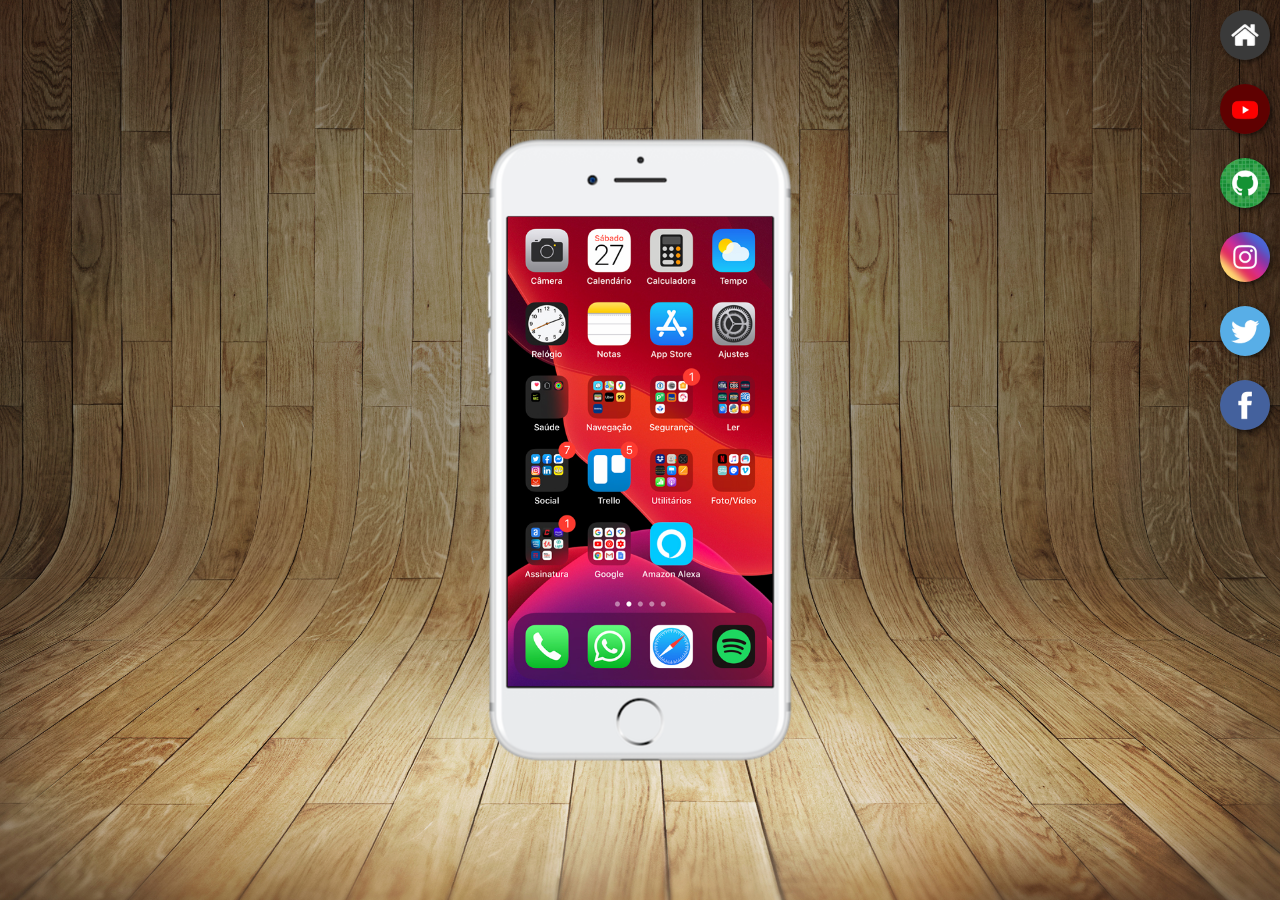
<file: index.html>
<!DOCTYPE html>
<html lang="pt-br">
<head>
    <meta charset="UTF-8">
    <meta http-equiv="X-UA-Compatible" content="IE=edge">
    <meta name="viewport" content="width=device-width, initial-scale=1.0">
    <link rel="shortcut icon" href="imagens/favicon.ico" type="image/x-icon">
    <link rel="stylesheet" href="estilo/style.css">
    <title>Projeto Redes Sociais</title>
</head>
<body>
    <main>
        <section id="telefone"> 
            <iframe src="home.html" name="tela" id="tela" frameborder="0"></iframe>
        </section>
        <section id="redes-sociais">
            <a href="home.html" target="tela"><img src="imagens/logo-home.jpg" alt="Home"></a><br>
            <a href="youtube.html" target="tela"><img src="imagens/logo-youtube.jpg" alt="Youtube"></a><br>
            <a href="github.html" target="tela"><img src="imagens/logo-github.jpg" alt="Github"></a><br>
            <a href="instagram.html" target="tela"><img src="imagens/logo-instagram.jpg" alt="Instagram"></a><br>
            <a href="twitter.html" target="tela"><img src="imagens/logo-twitter.jpg" alt="Twitter"></a><br>
            <a href="facebook.html" target="tela"><img src="imagens/logo-facebook.jpg" alt="Facebook"></a>
        </section>
    </main>
</body>
</html>
</file>
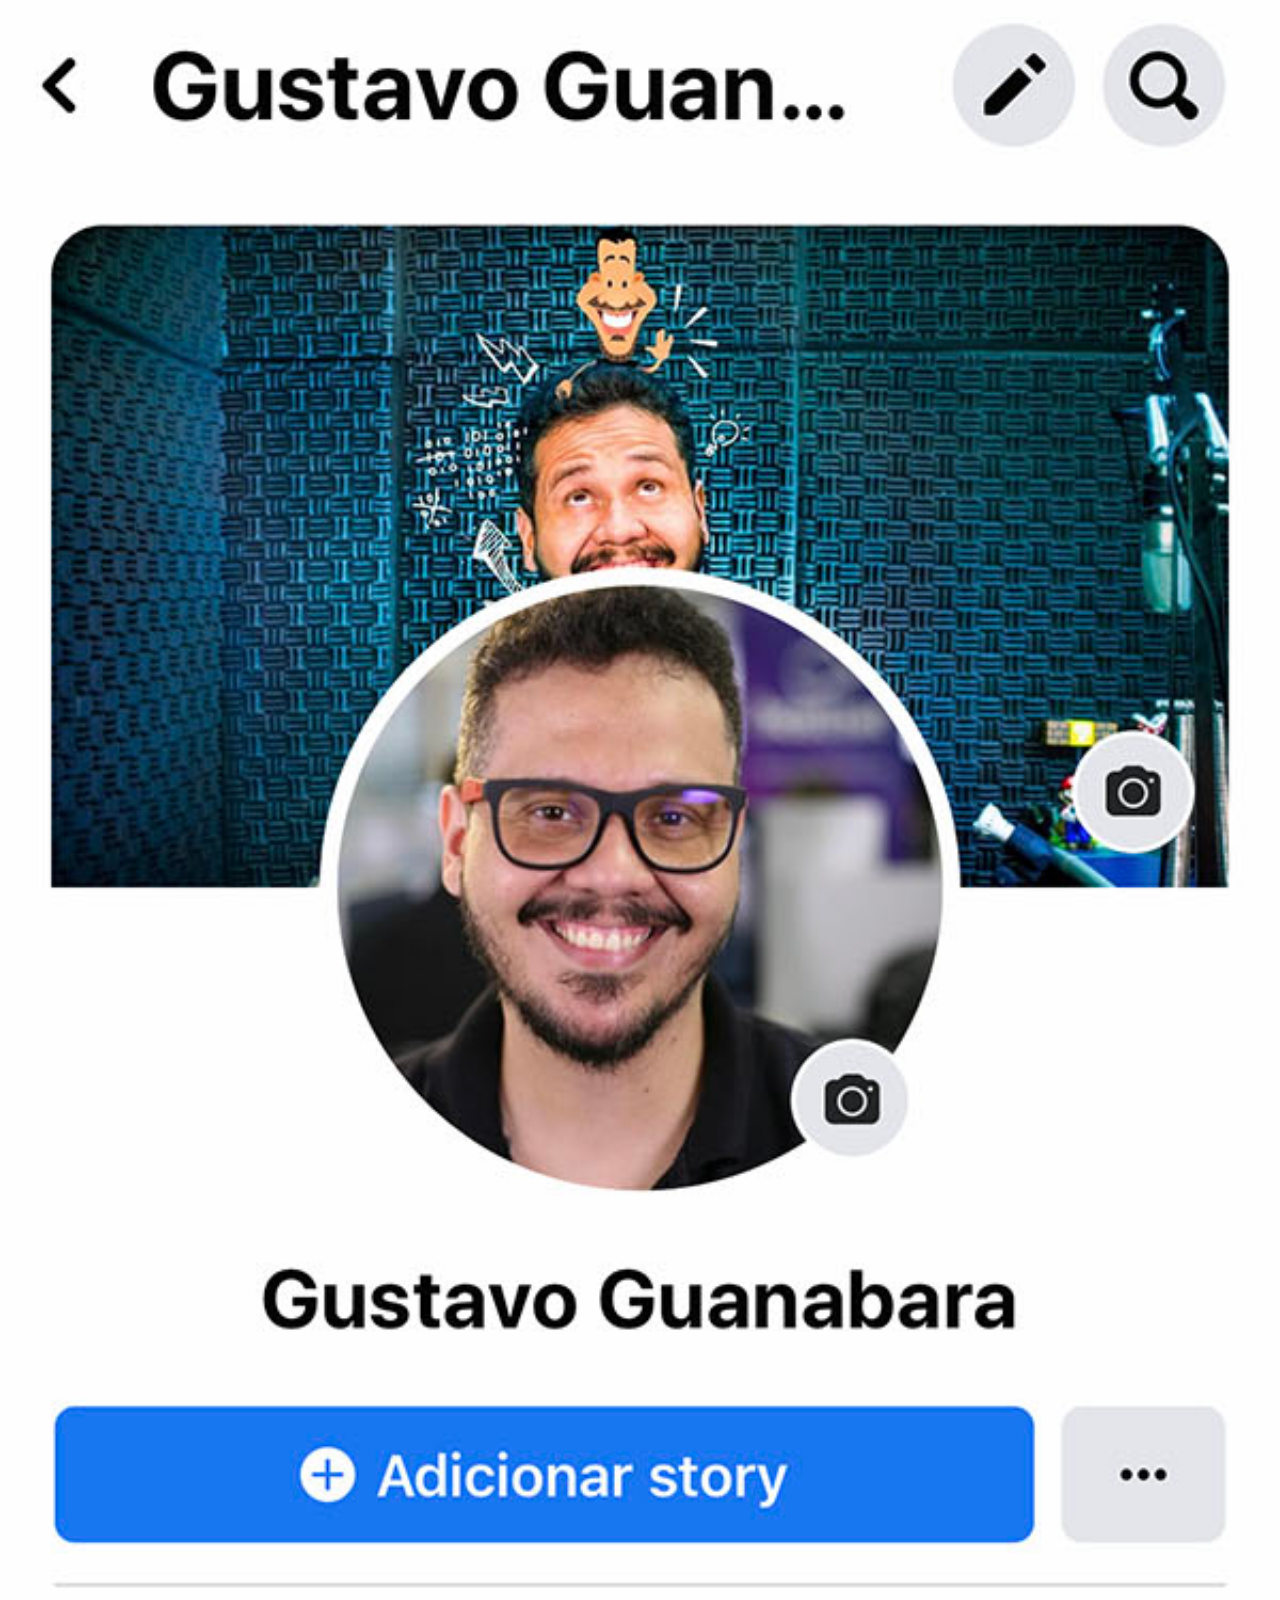
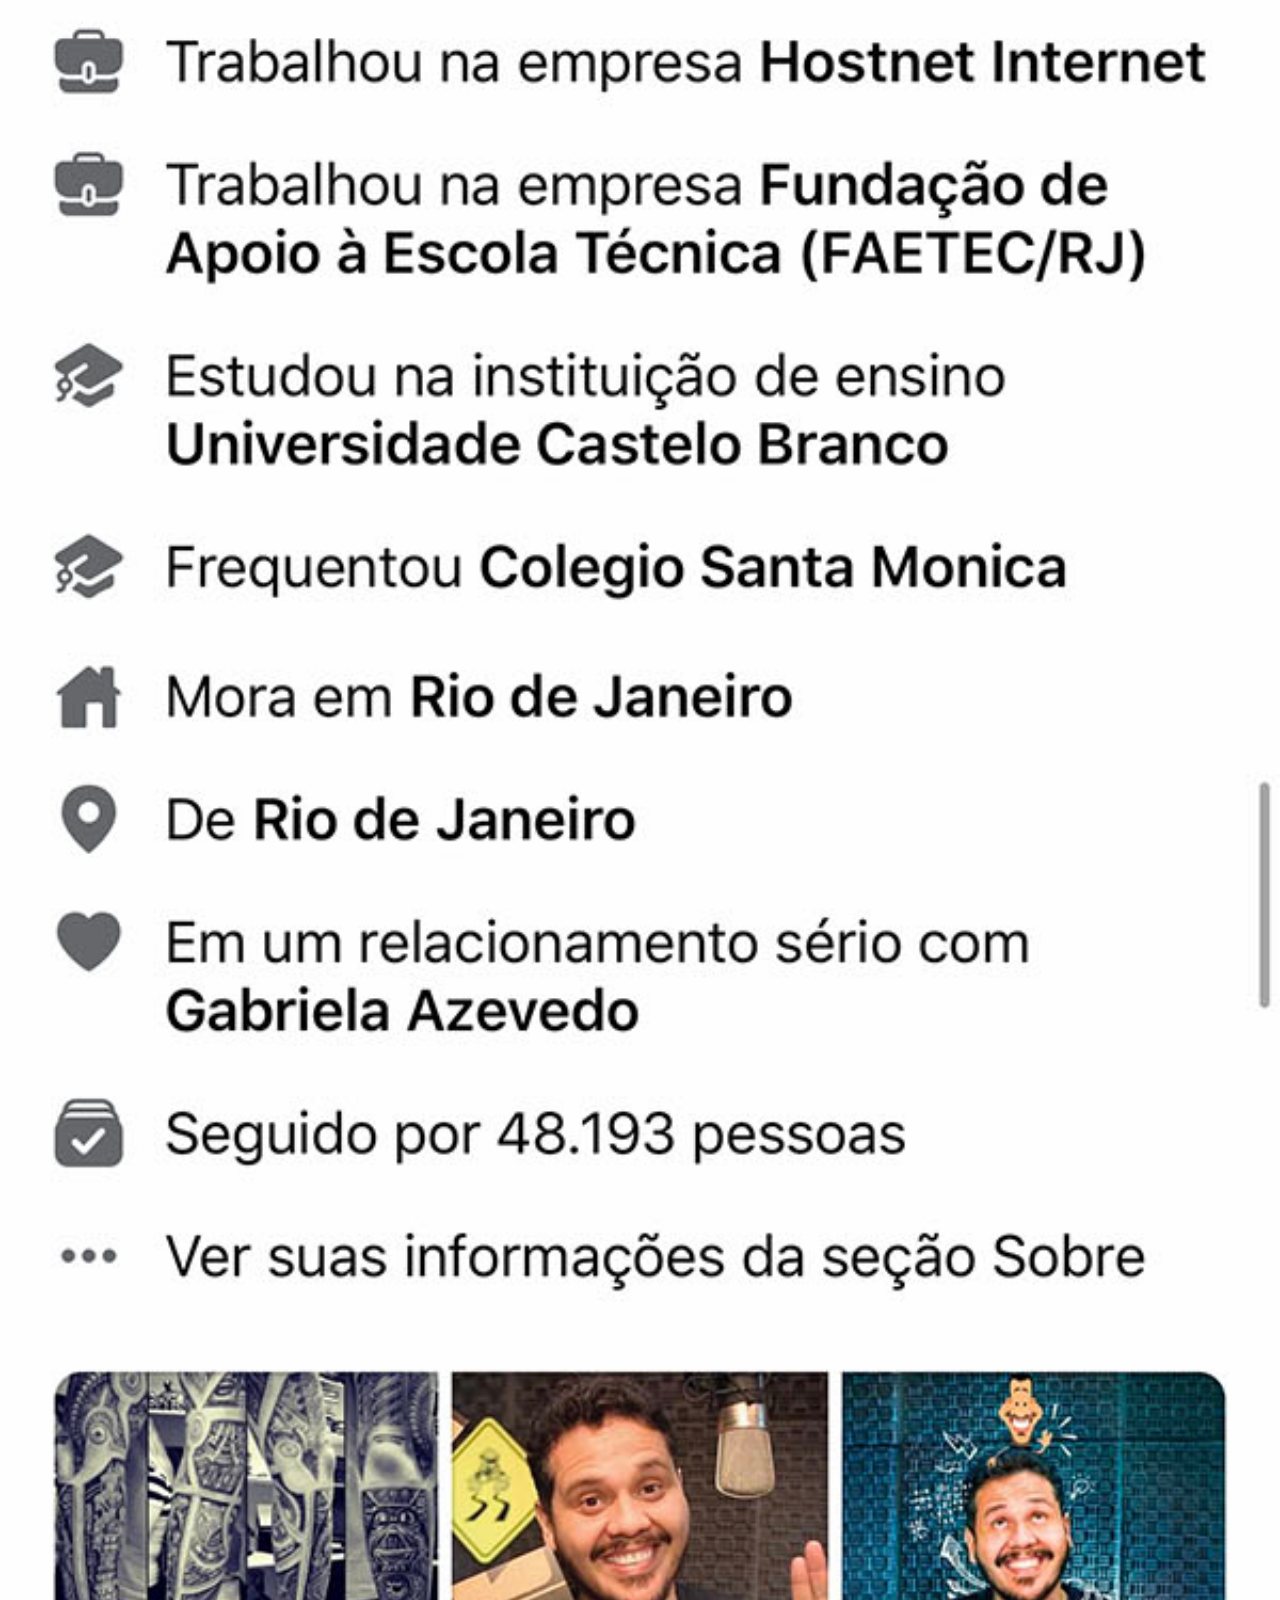
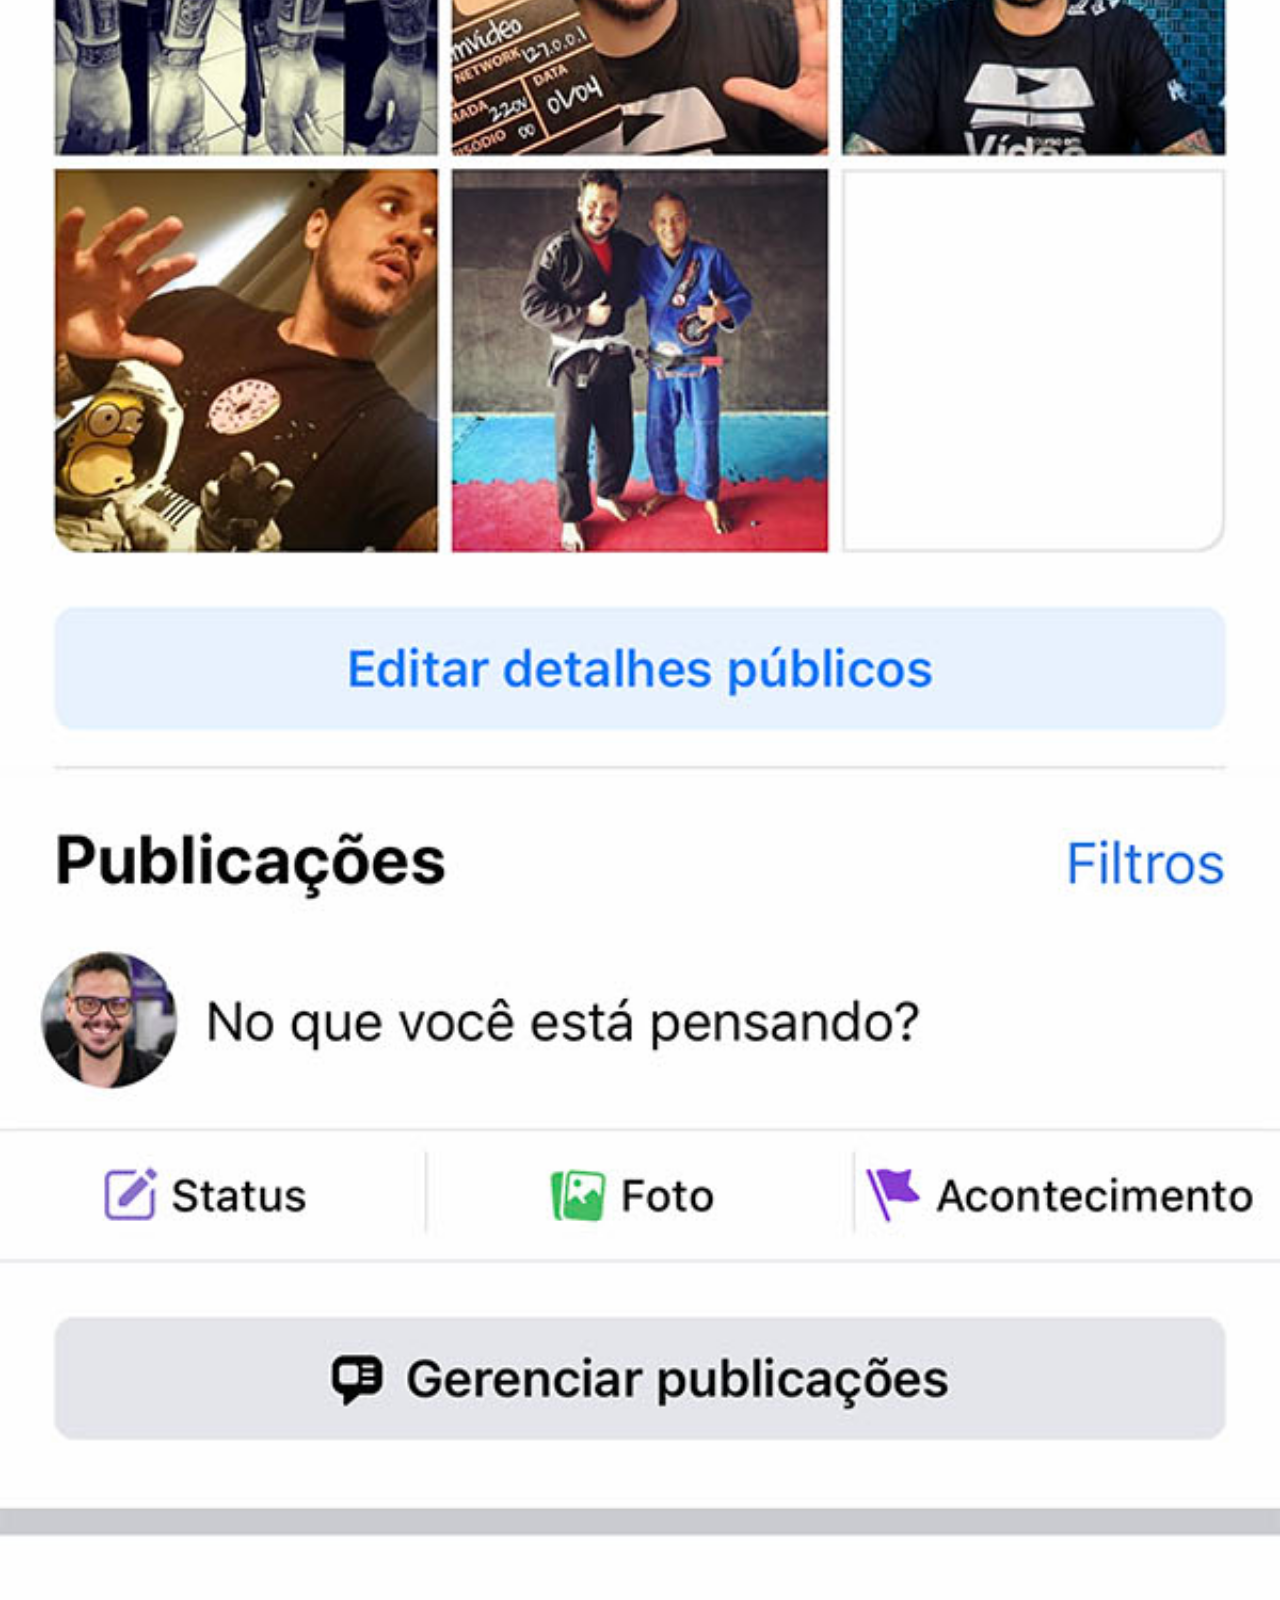
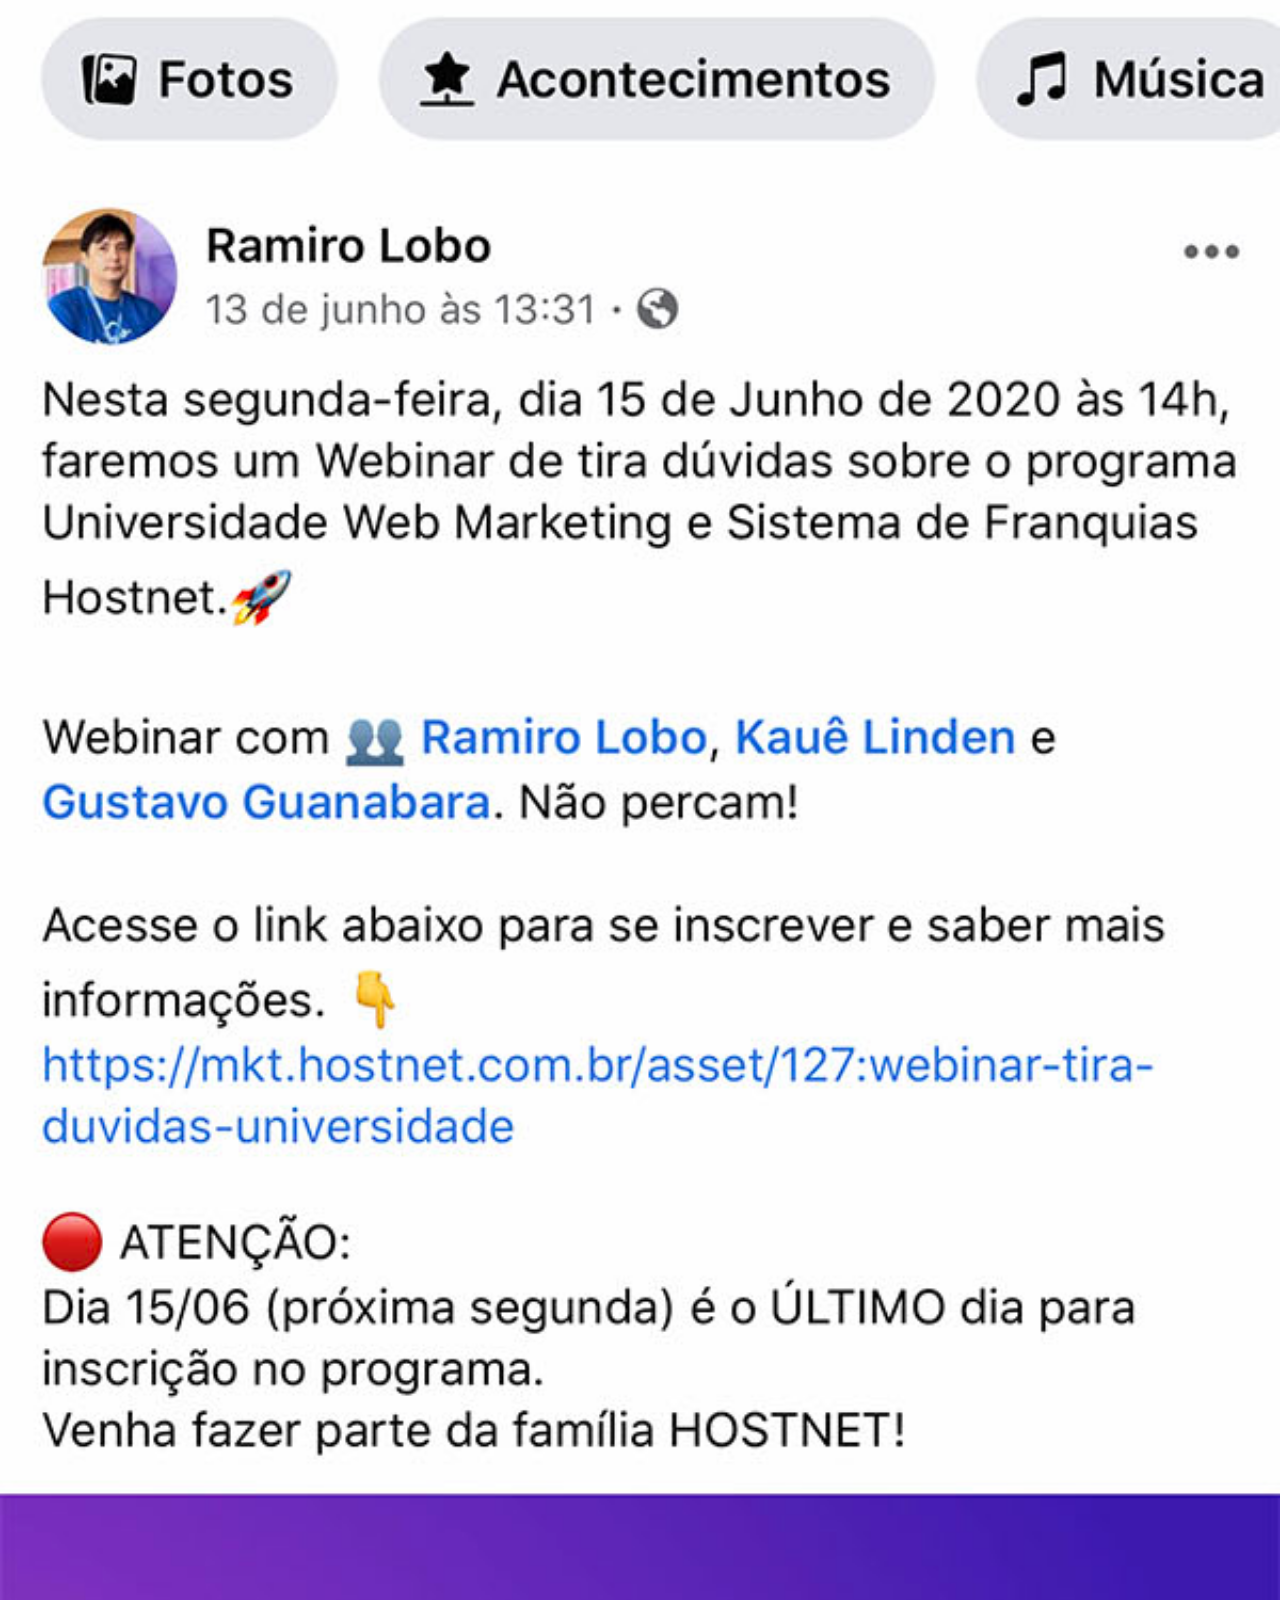
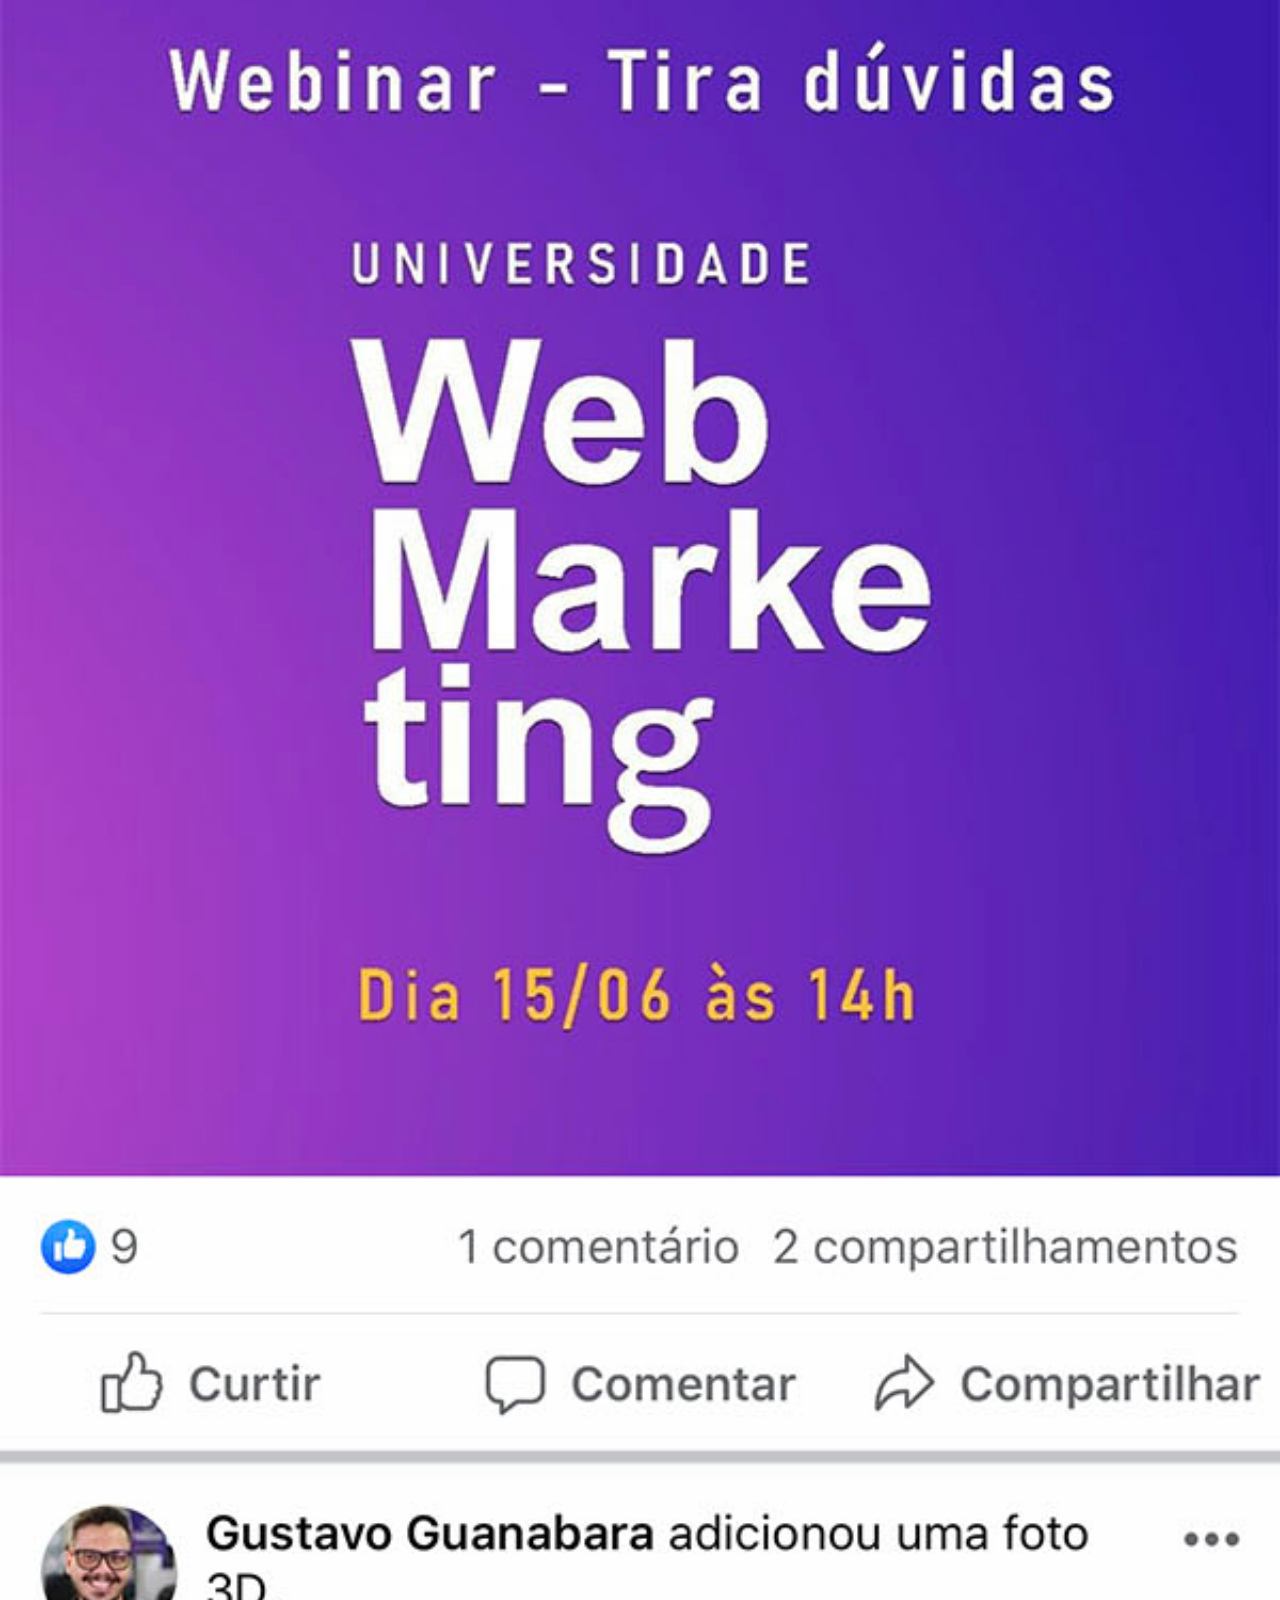
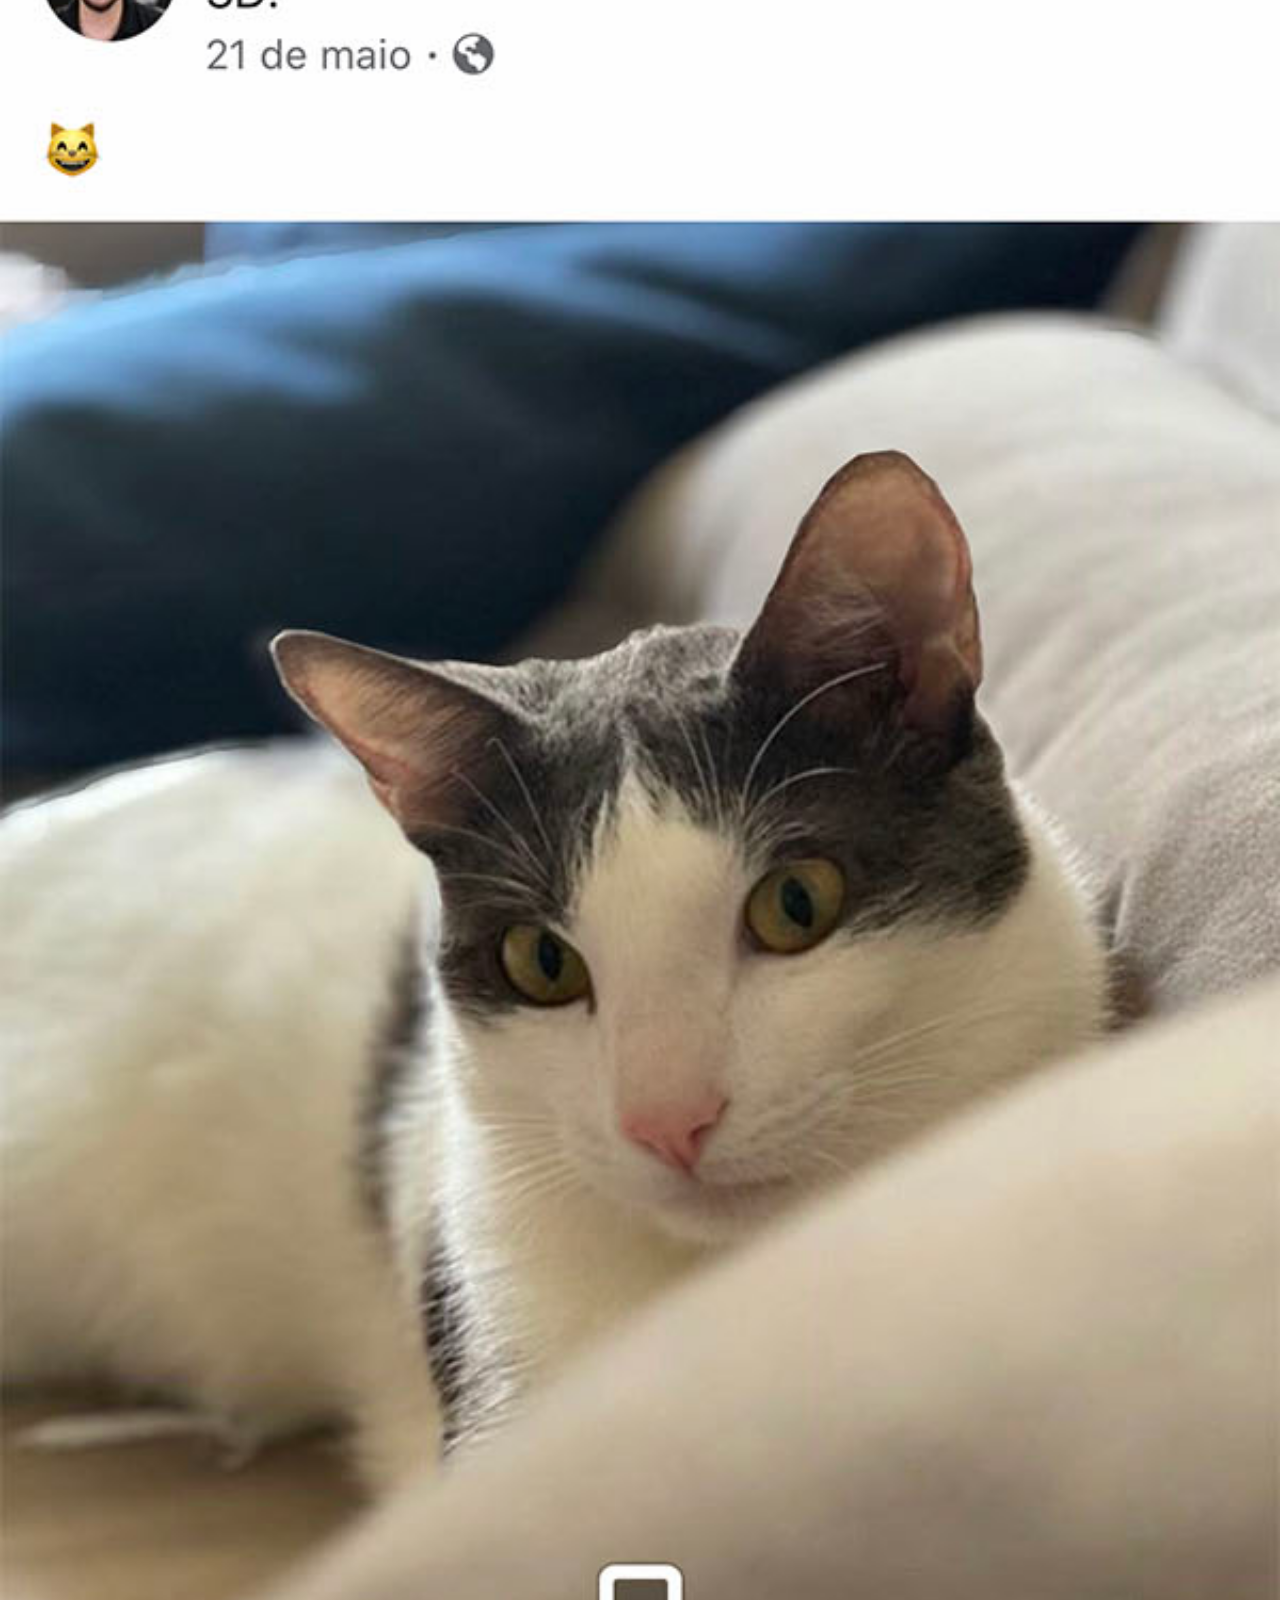
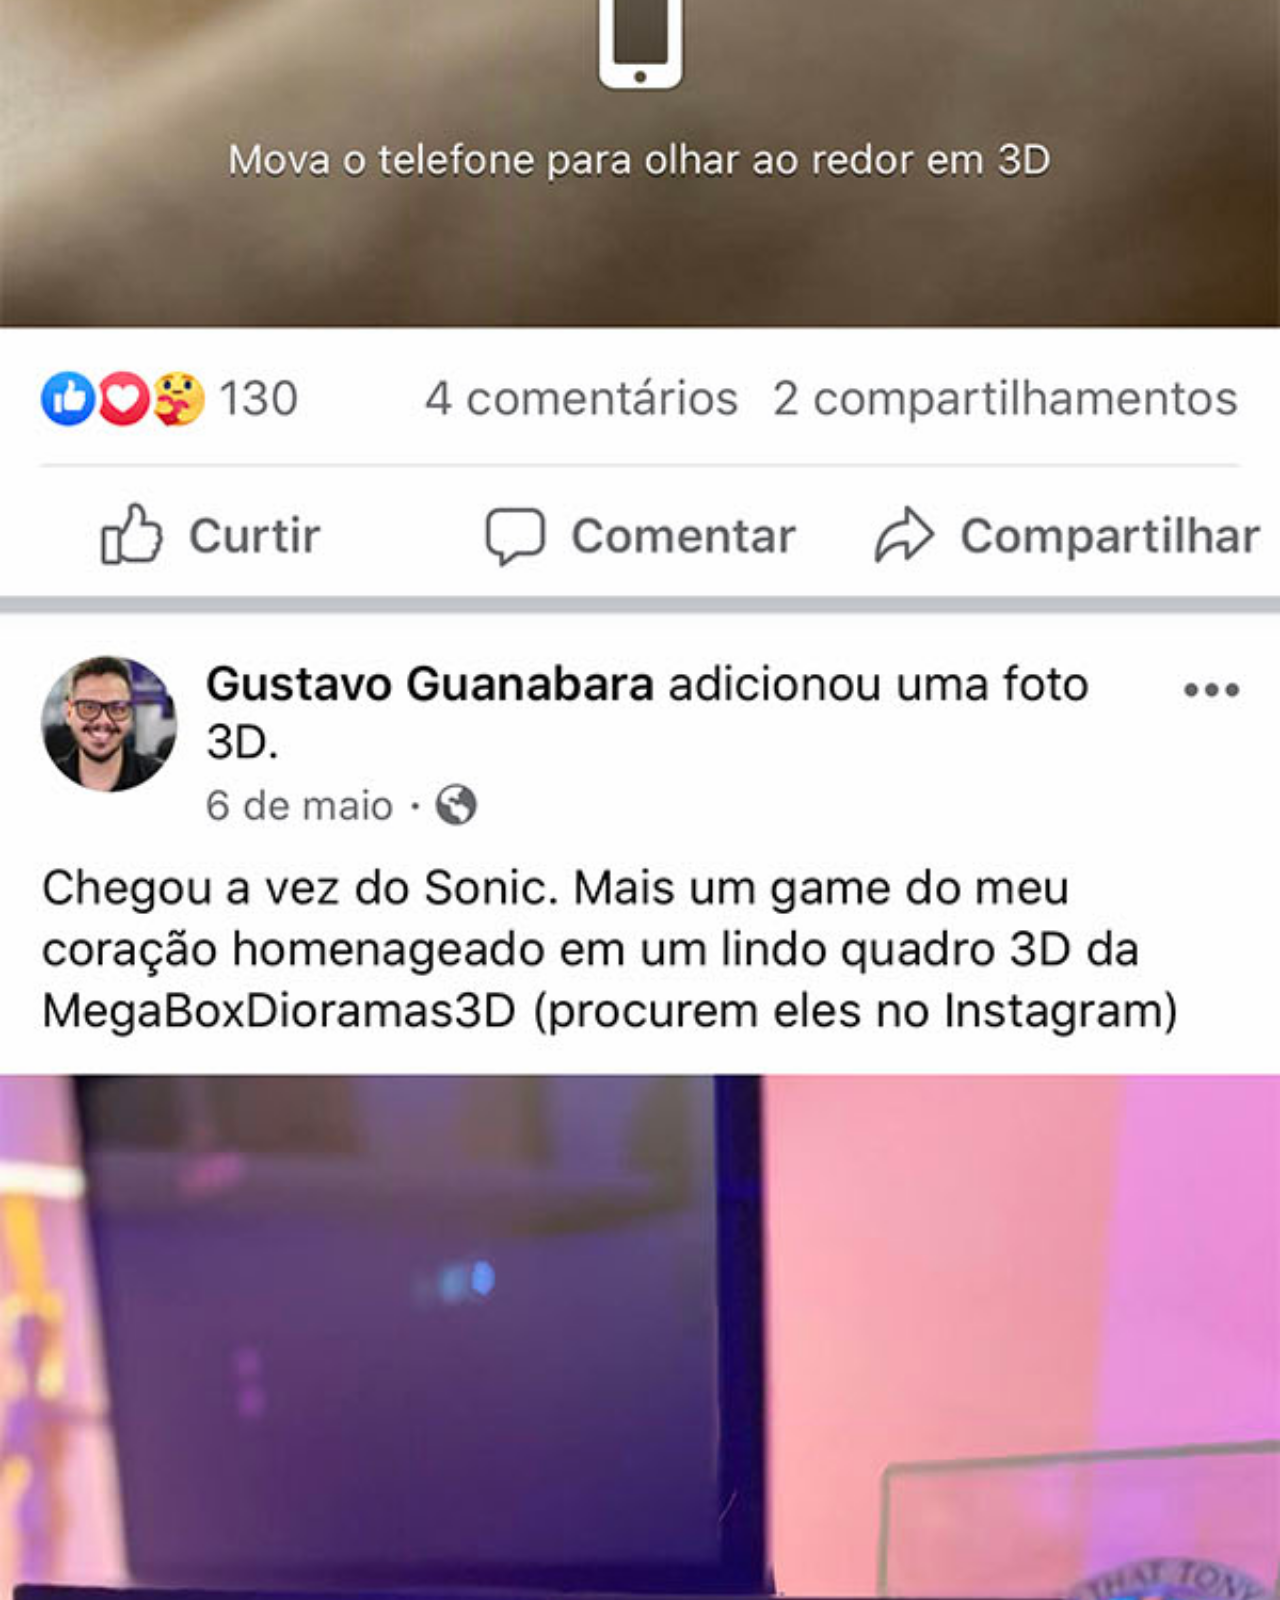
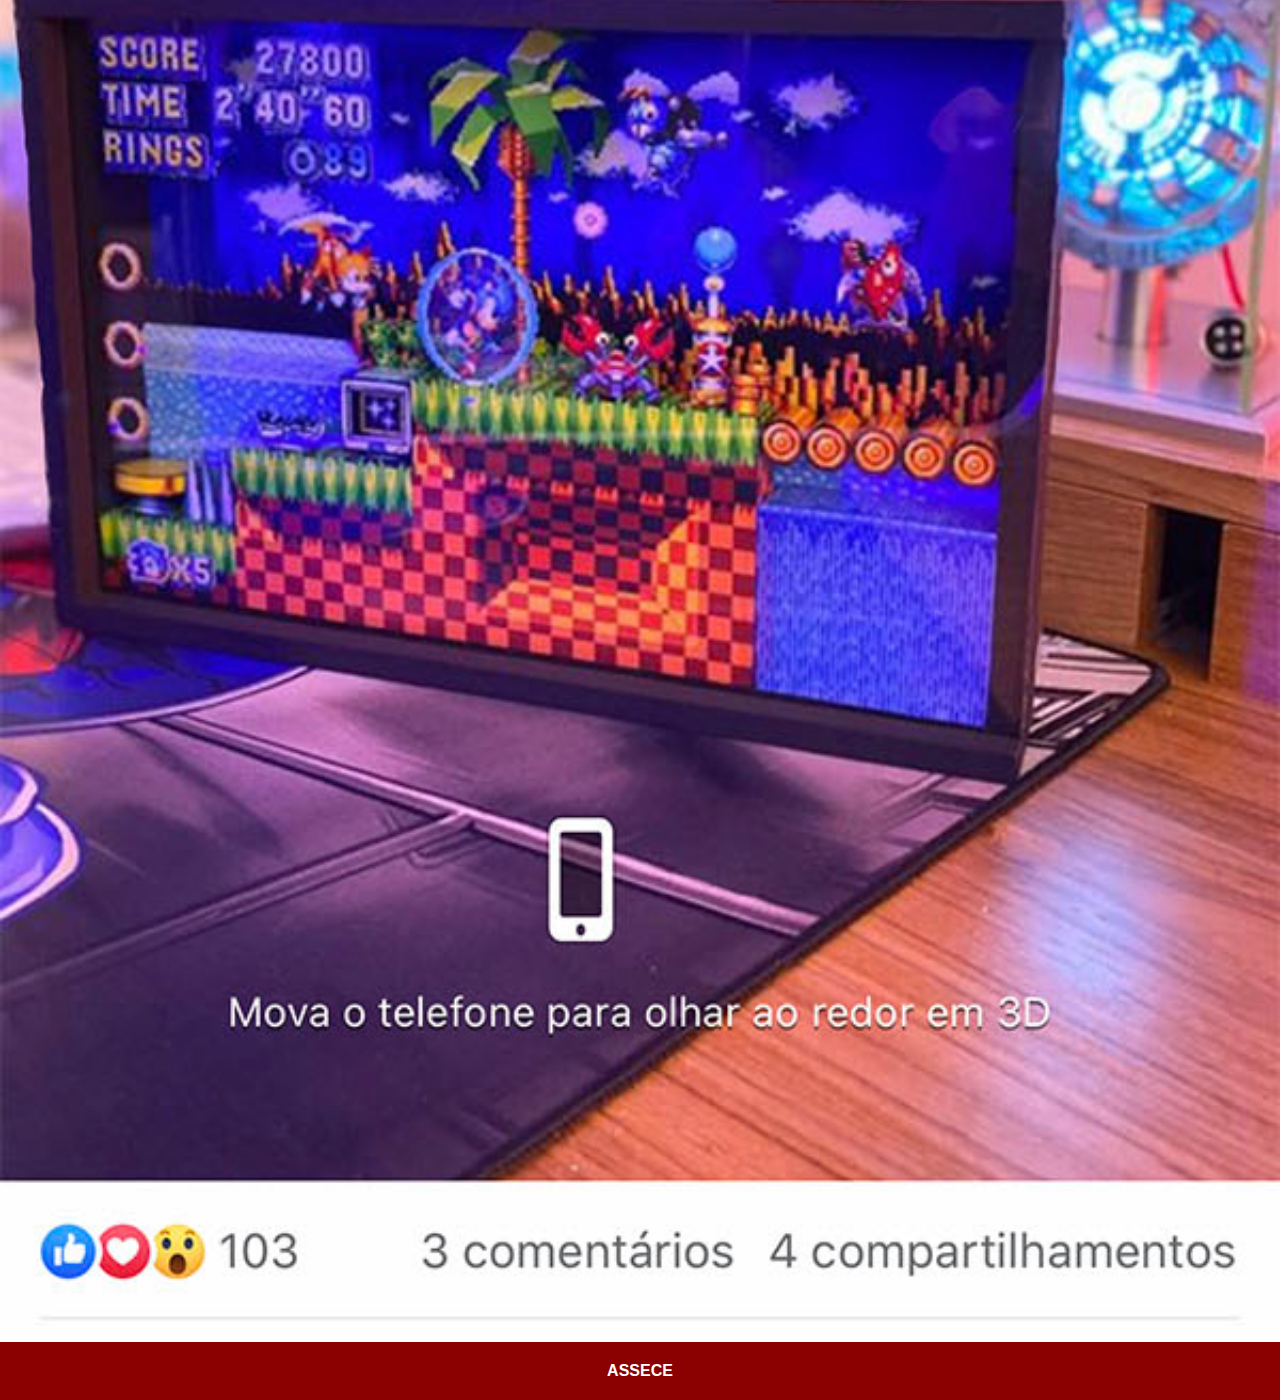
<file: facebook.html>
<!DOCTYPE html>
<html lang="pt-br">
<head>
    <meta charset="UTF-8">
    <meta http-equiv="X-UA-Compatible" content="IE=edge">
    <meta name="viewport" content="width=device-width, initial-scale=1.0">
    <title>Facebook</title>
    <link rel="stylesheet" href="estilo/paginas.css">
</head>
<body>
    <img src="imagens/tela-facebook.jpg" alt="Facebook">
    <a href="https://www.facebook.com/gustavoguanabara/" target="_blank" rel="noopener noreferrer">ASSECE</a>
</body>
</html>
</file>
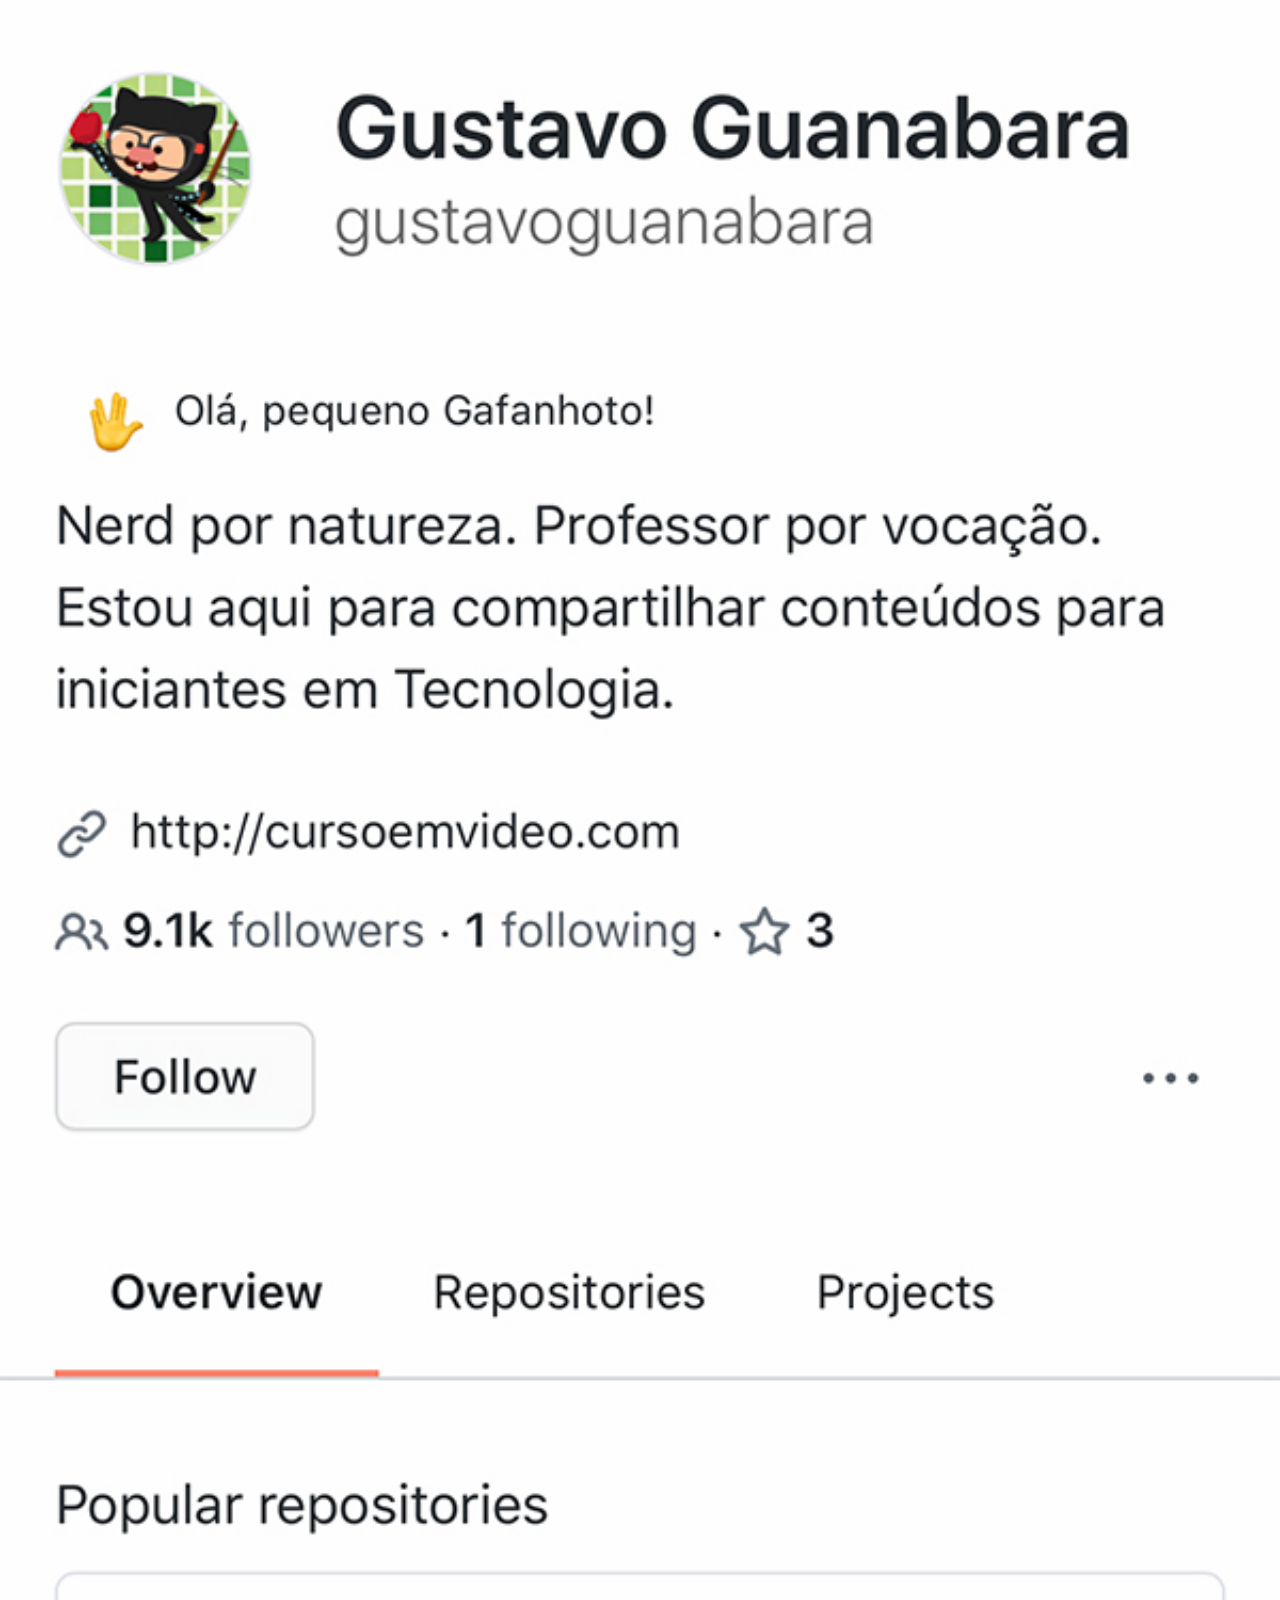
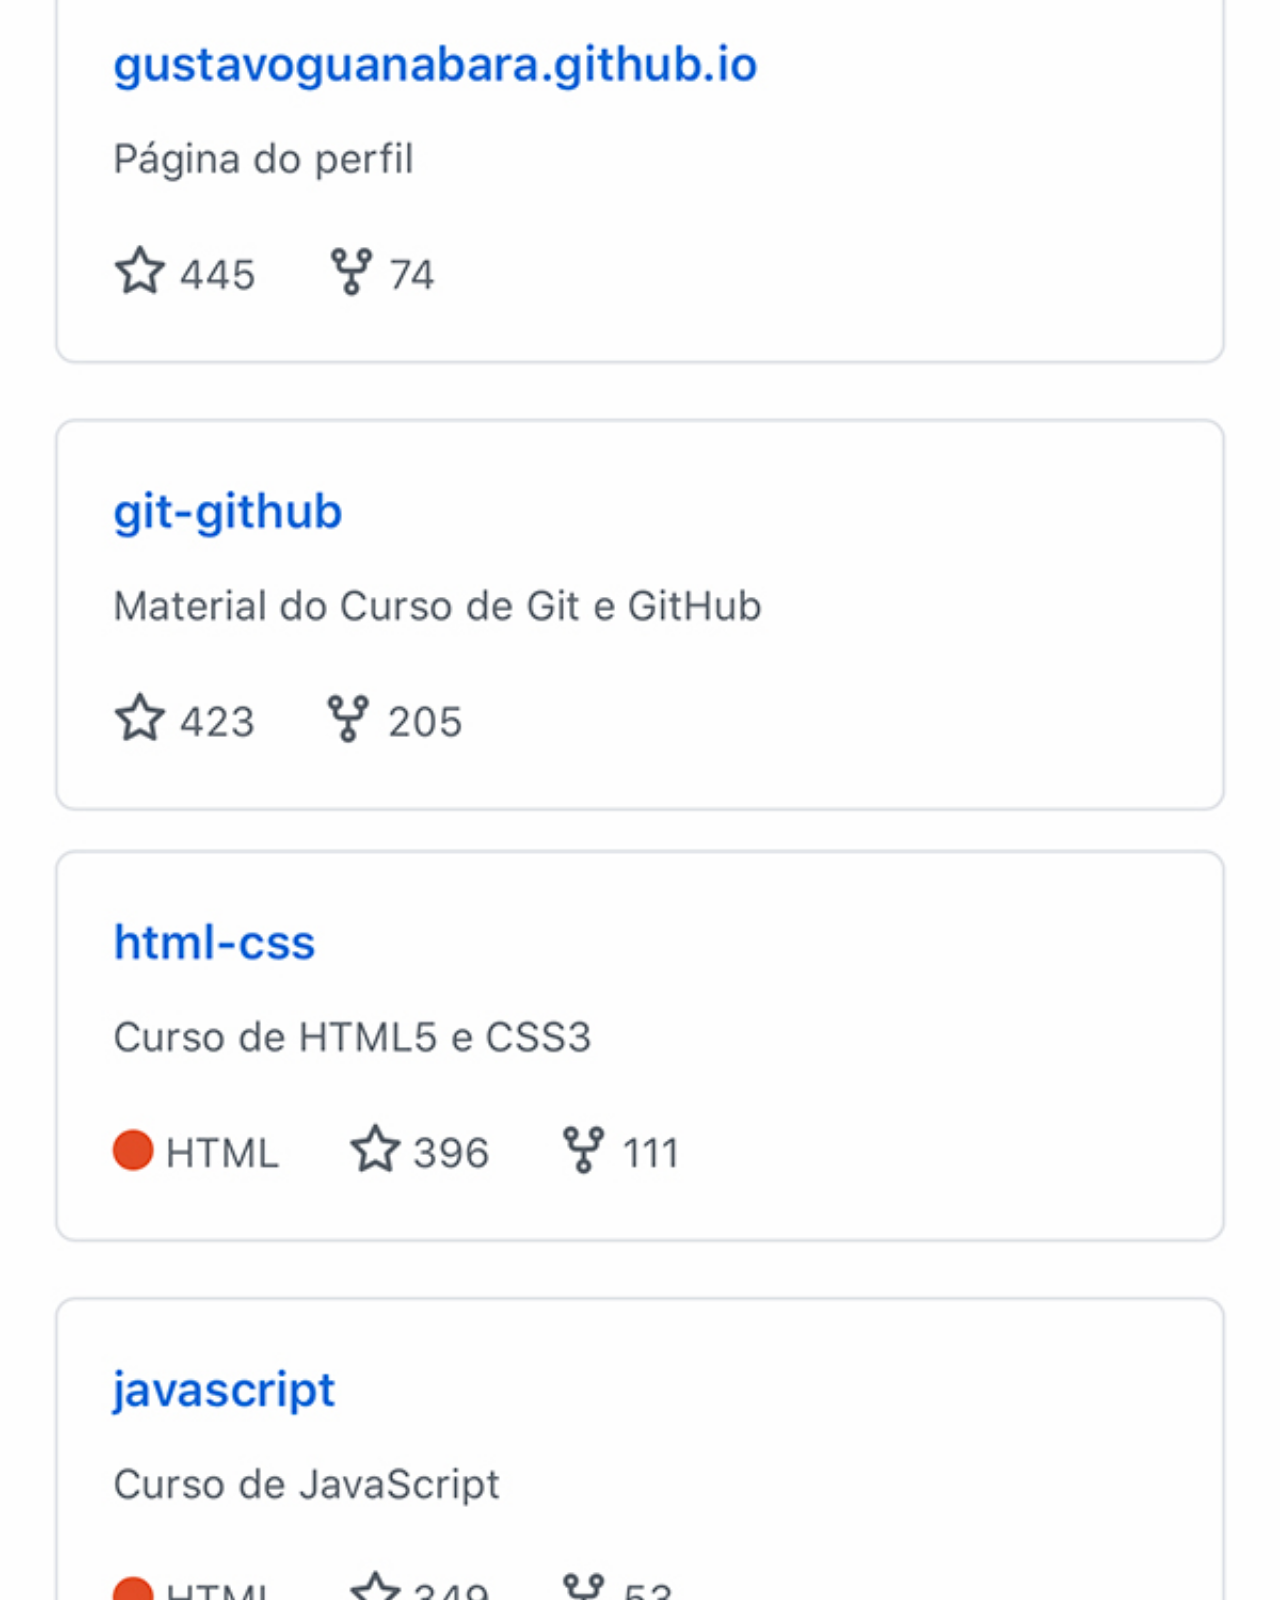
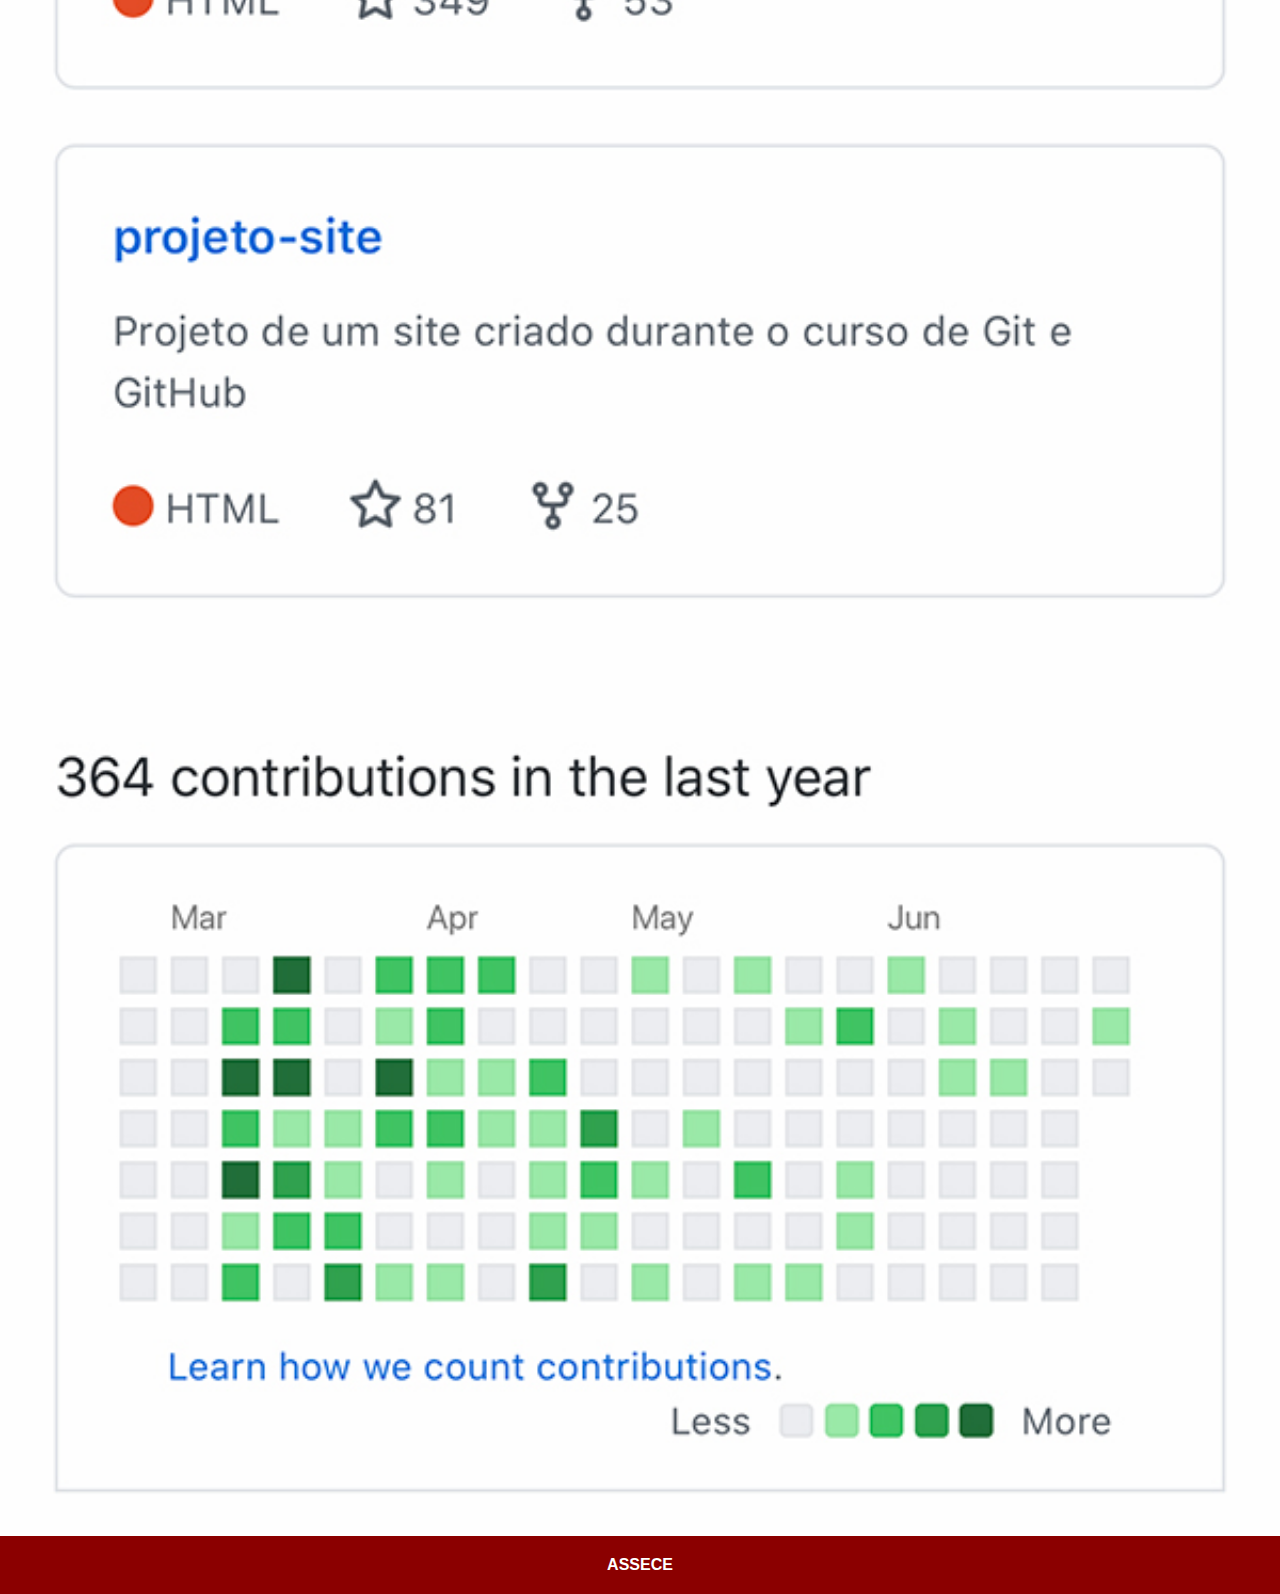
<file: github.html>
<!DOCTYPE html>
<html lang="pt-br">
<head>
    <meta charset="UTF-8">
    <meta http-equiv="X-UA-Compatible" content="IE=edge">
    <meta name="viewport" content="width=device-width, initial-scale=1.0">
    <title>Github</title>
    <link rel="stylesheet" href="estilo/paginas.css">
</head>
<body>
    <img src="imagens/tela-github.jpg" alt="Github">
    <a href="https://github.com/gustavoguanabara/" target="_blank">ASSECE</a>
</body>
</html>
</file>
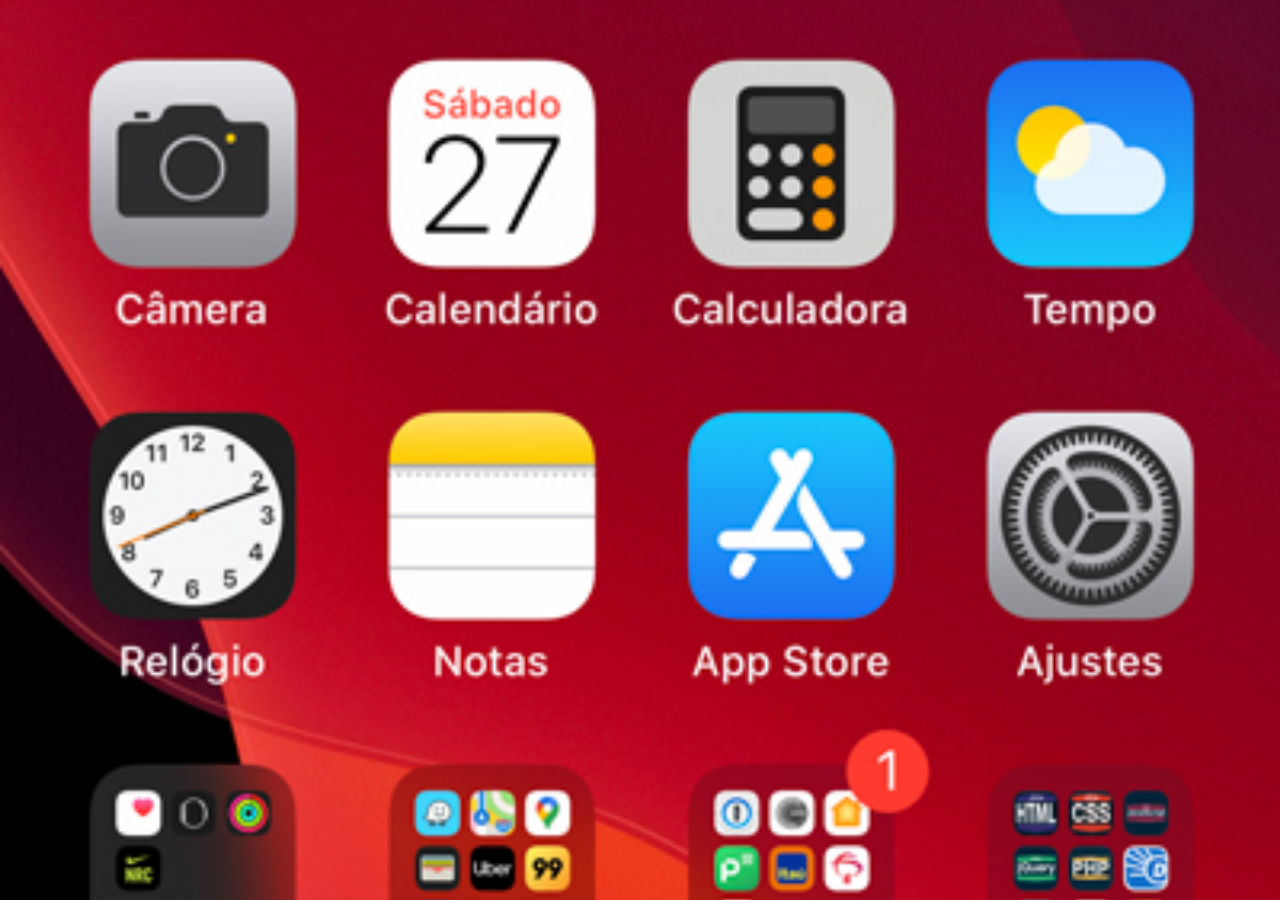
<file: home.html>
<!DOCTYPE html>
<html lang="pt-br">
<head>
    <meta charset="UTF-8">
    <meta http-equiv="X-UA-Compatible" content="IE=edge">
    <meta name="viewport" content="width=device-width, initial-scale=1.0">
    <title>Home</title>
    <style>
        *{
            margin: 0px;
            padding: 0px;
        }

        body{
            width: 100vw;
            height: 100vh;
            background: black url("imagens/tela-home.jpg") no-repeat top center;
            background-size: cover;
        }
    </style>
</head>
<body>
    
</body>
</html>
</file>
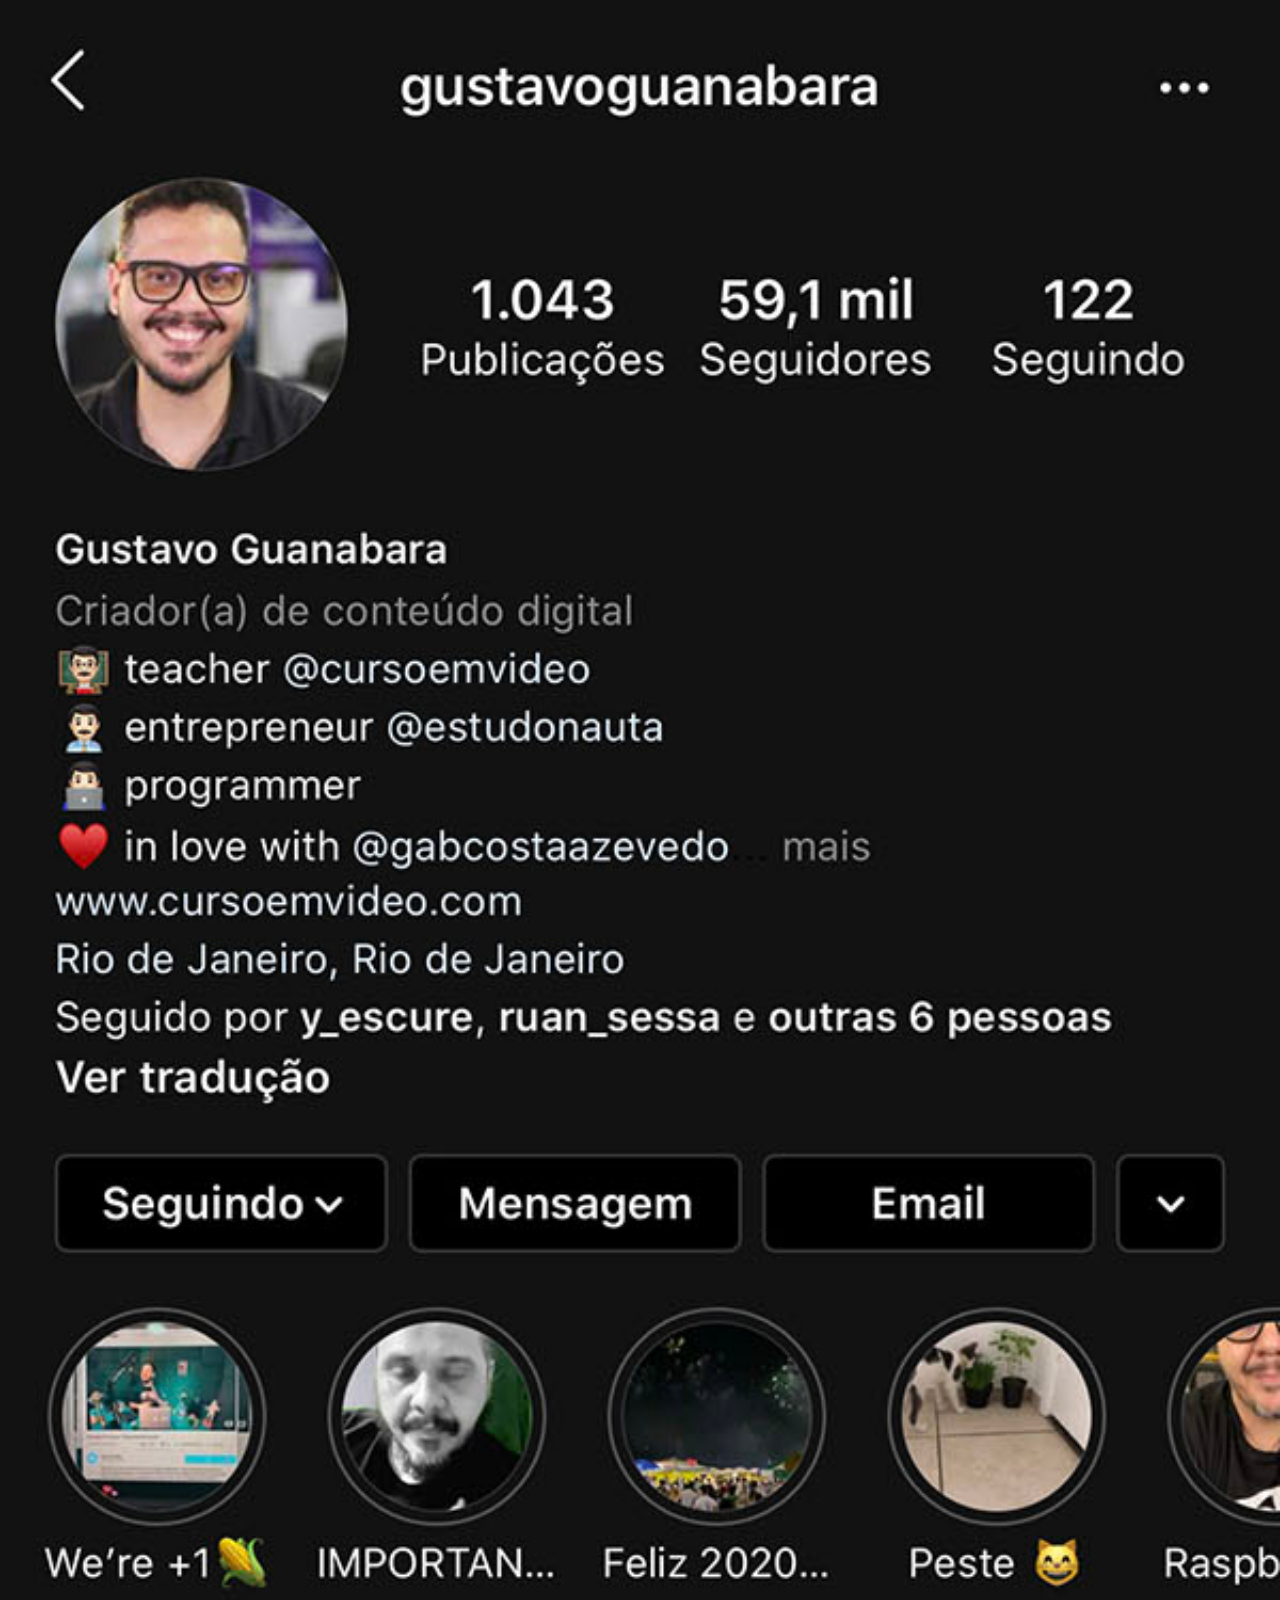
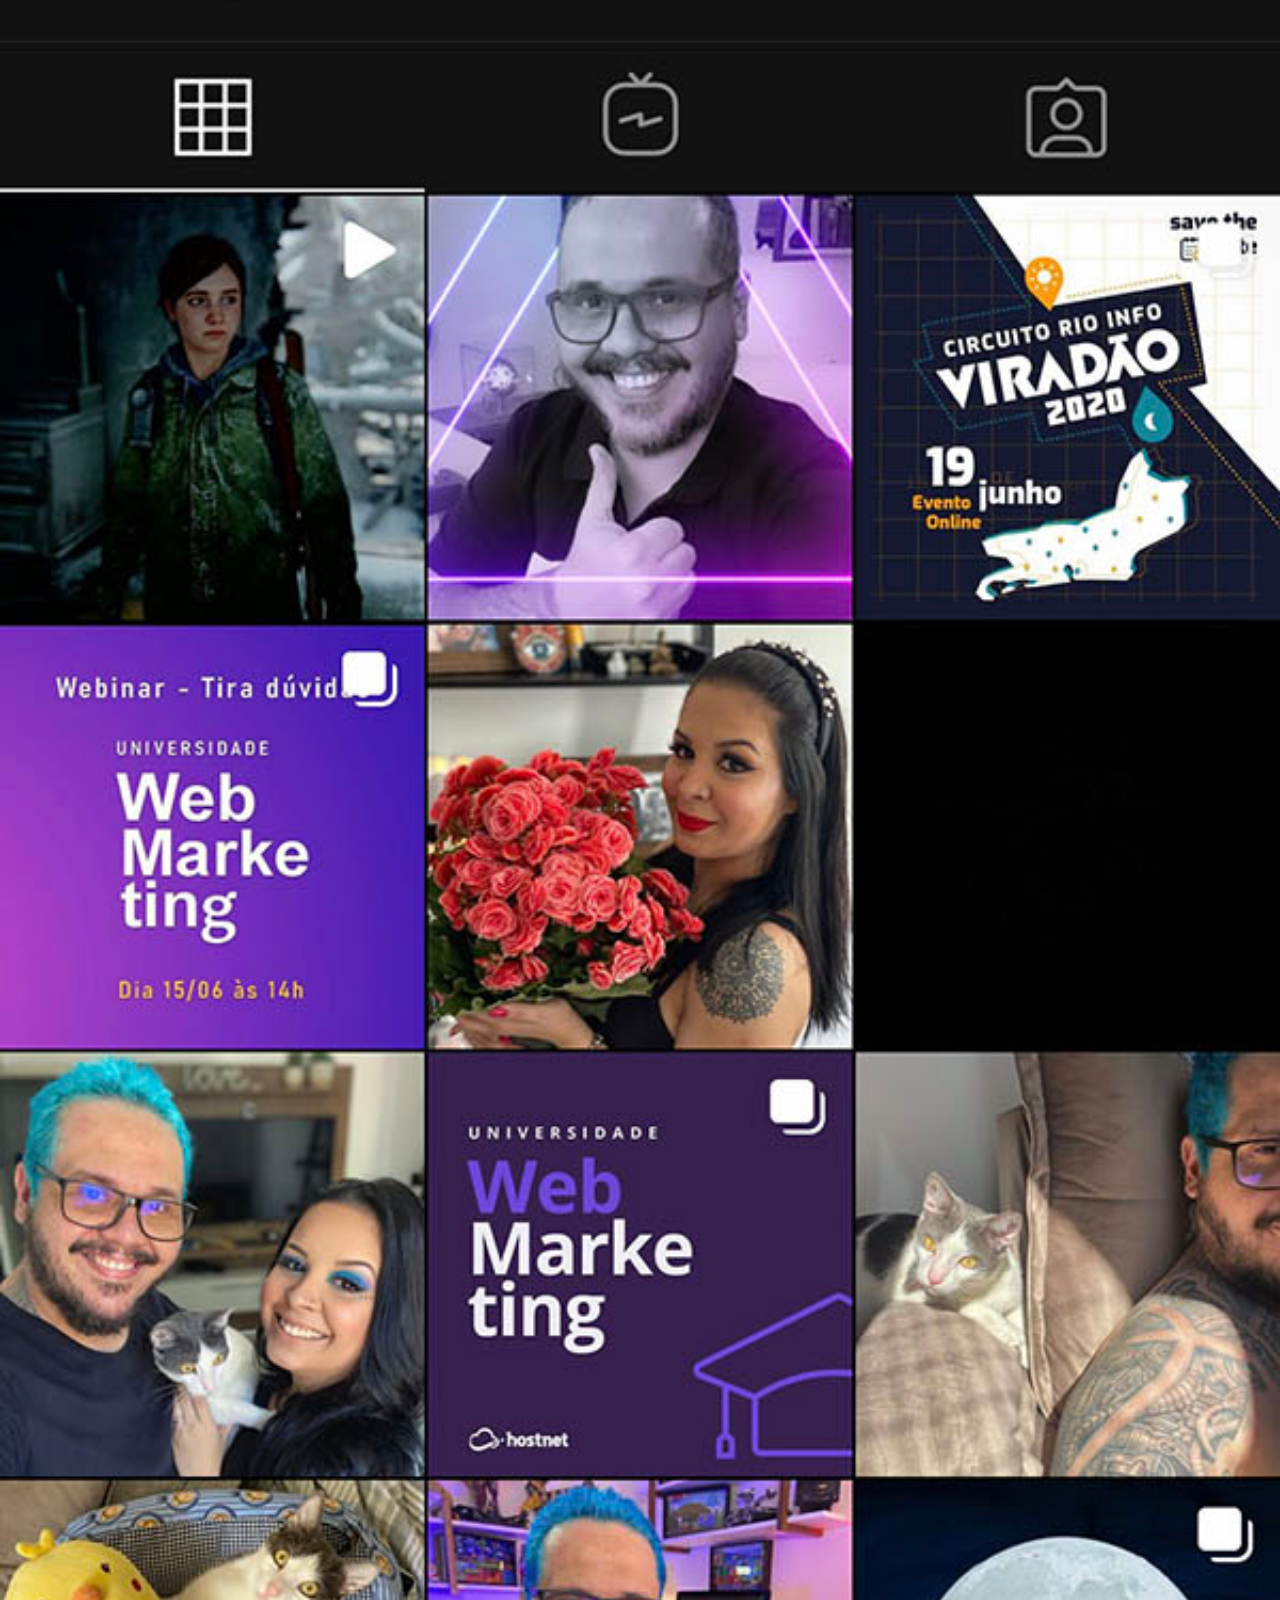
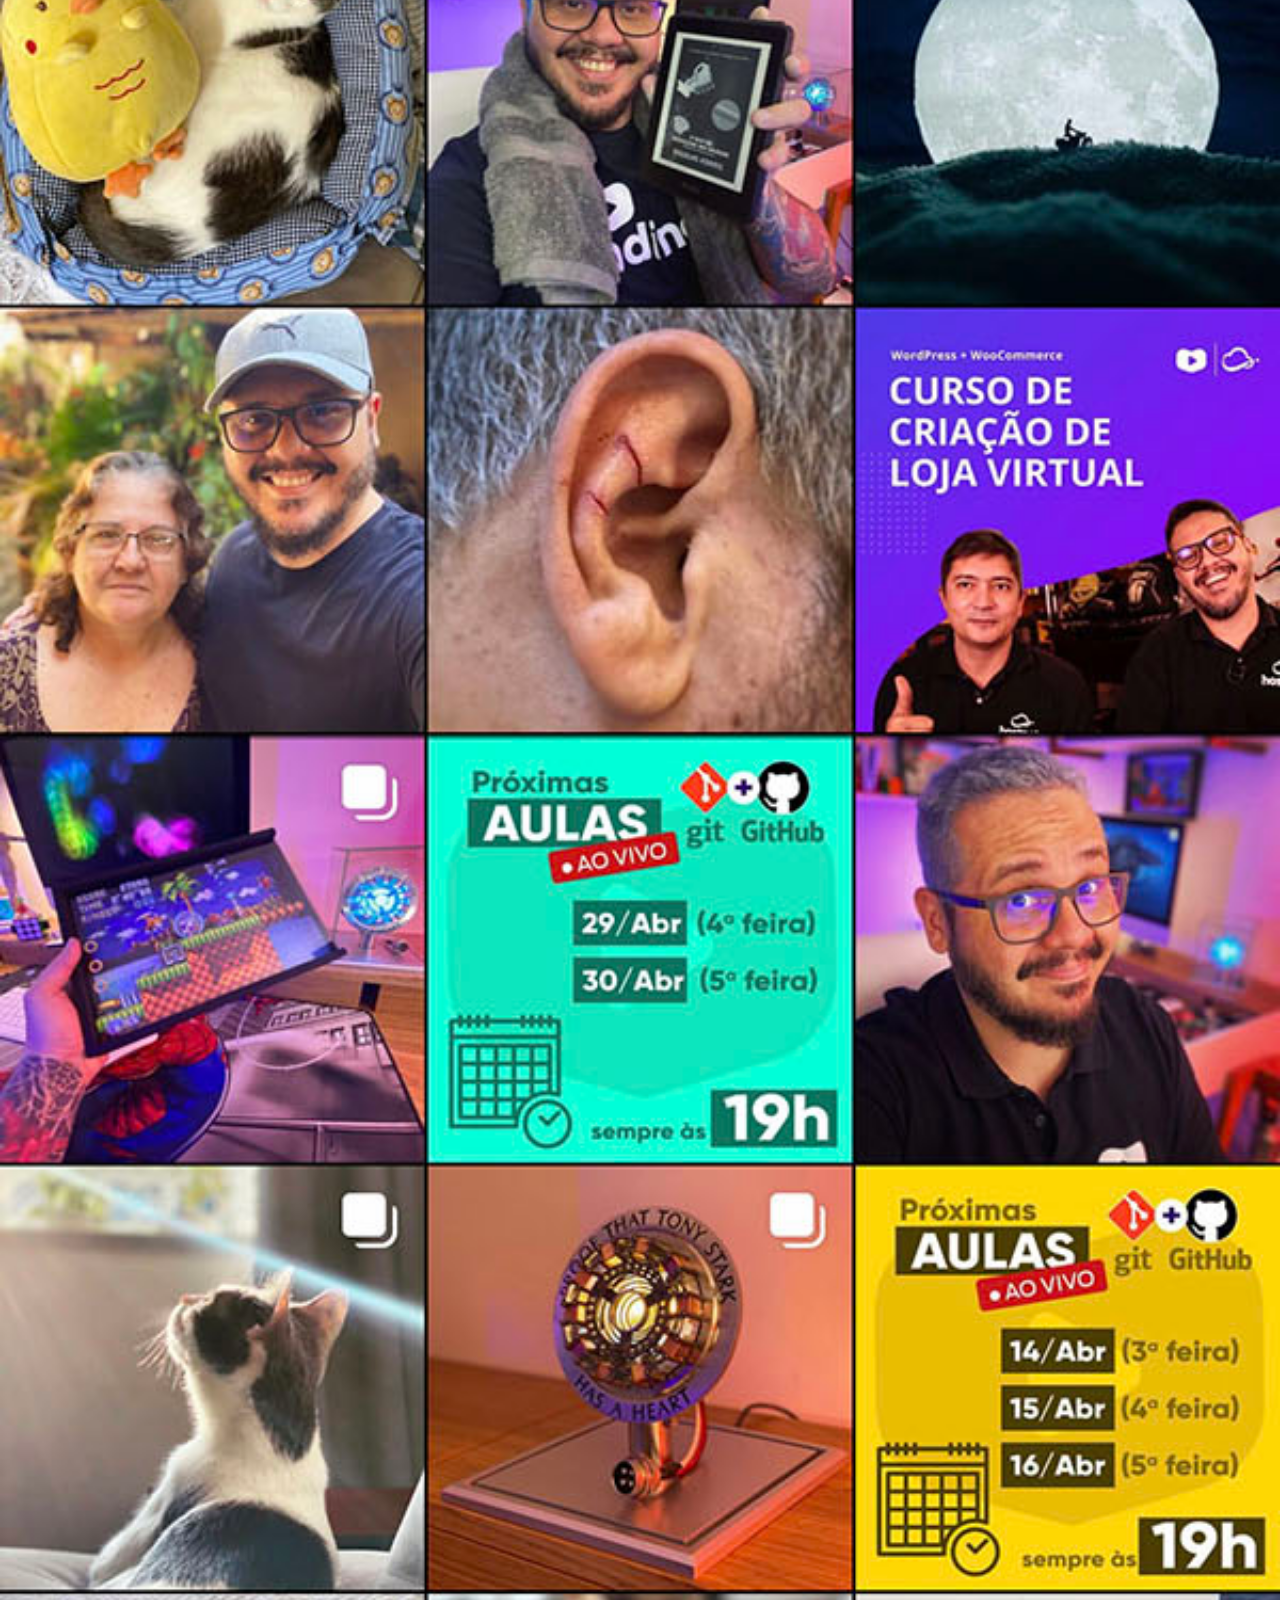
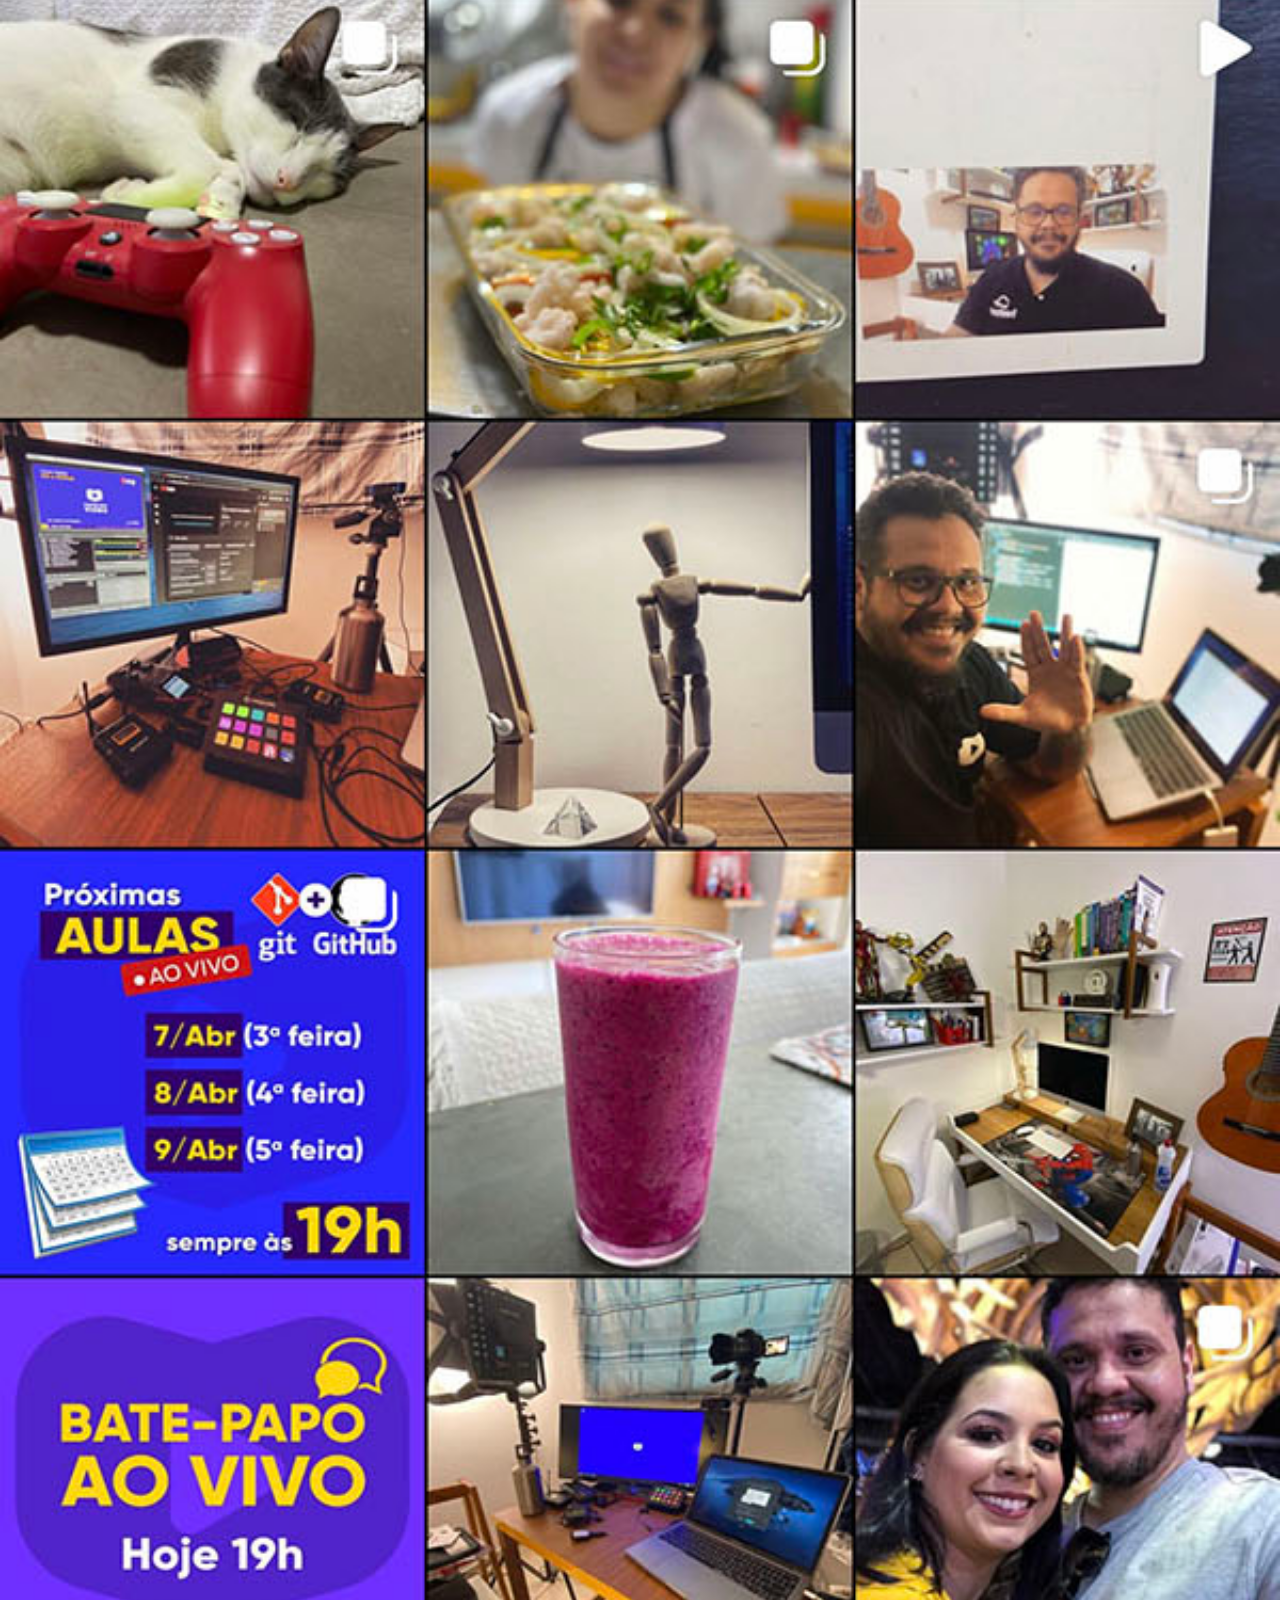
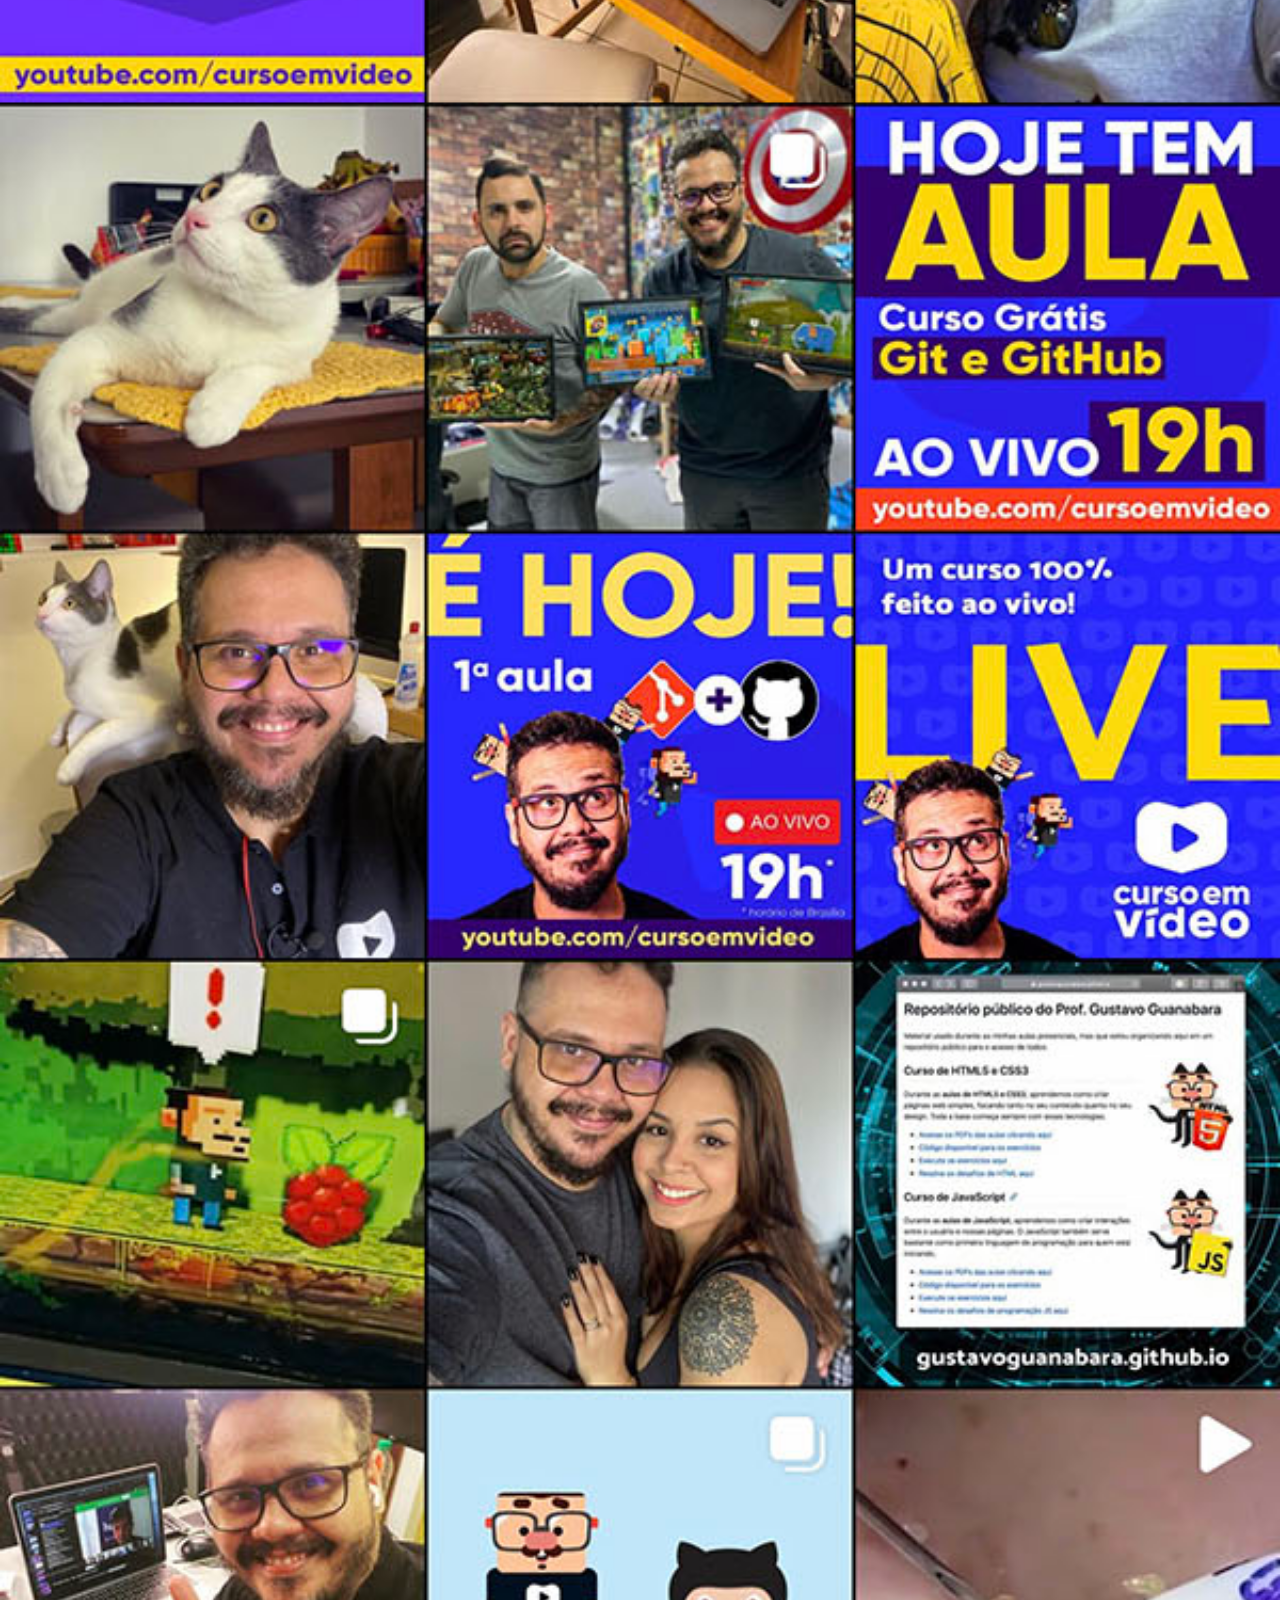
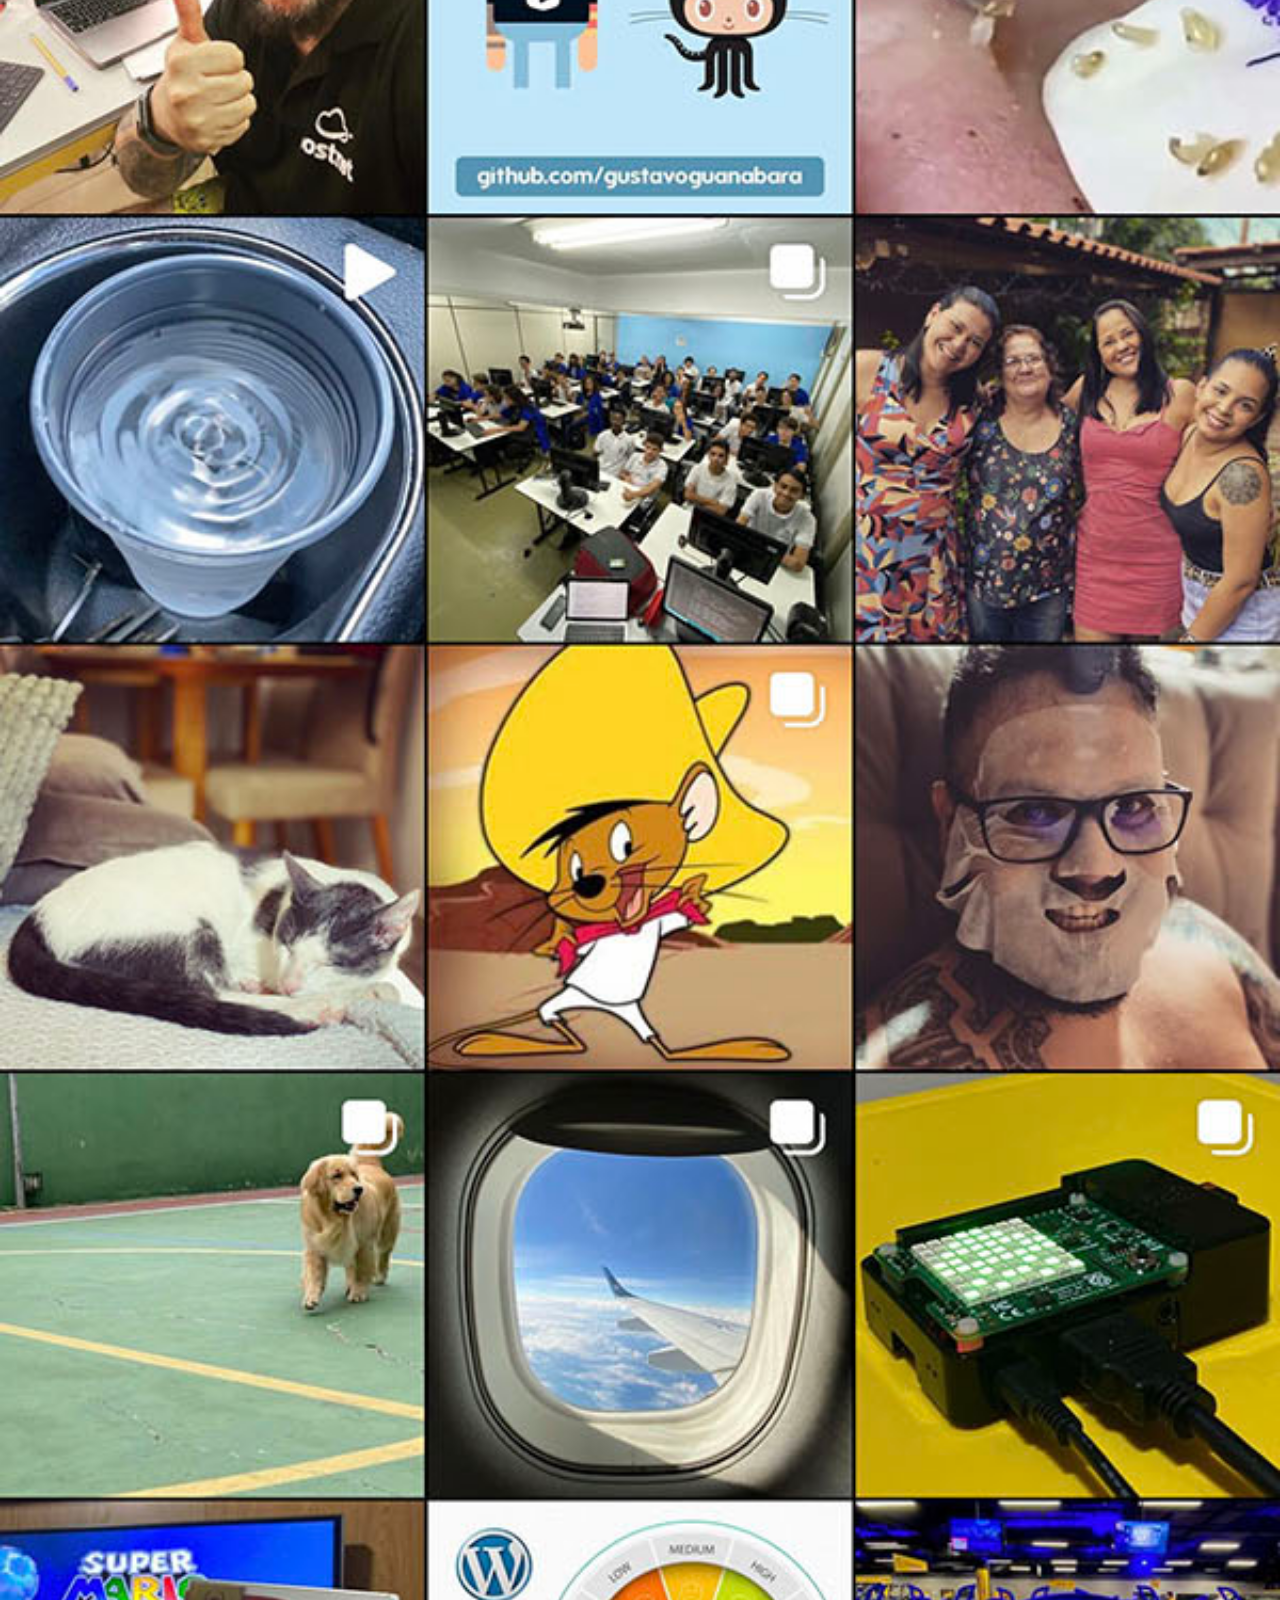
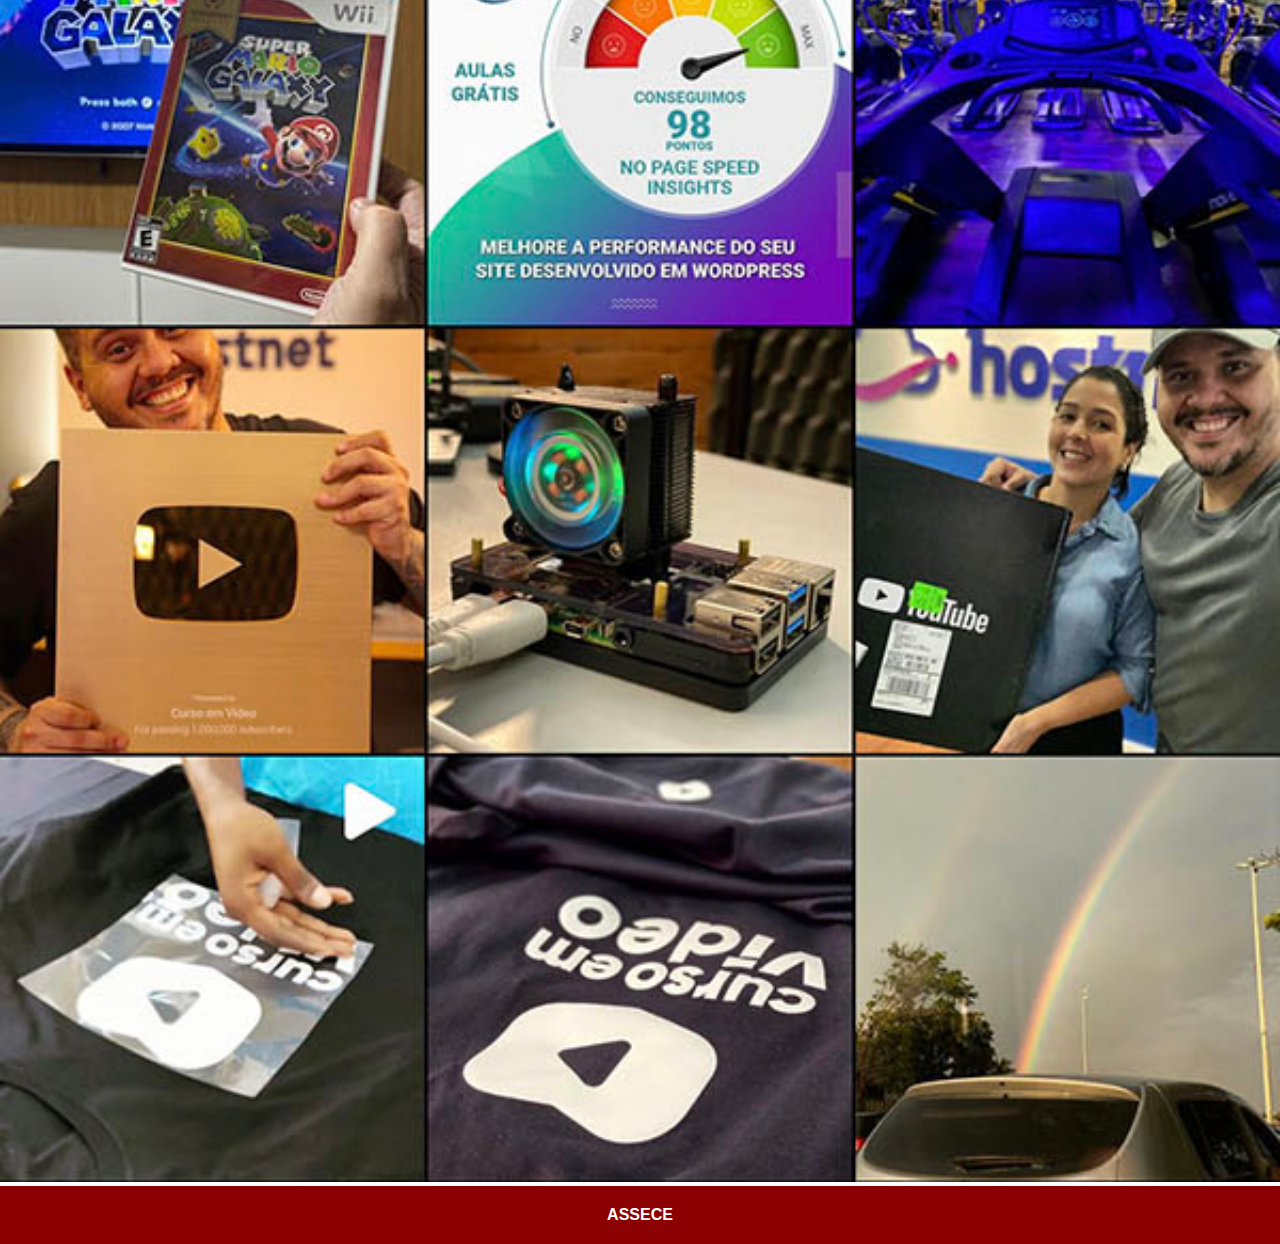
<file: instagram.html>
<!DOCTYPE html>
<html lang="pt-br">
<head>
    <meta charset="UTF-8">
    <meta http-equiv="X-UA-Compatible" content="IE=edge">
    <meta name="viewport" content="width=device-width, initial-scale=1.0">
    <title>Instagram</title>
    <link rel="stylesheet" href="estilo/paginas.css">
</head>
<body>
    <img src="imagens/tela-instagram.jpg" alt="Instagram">
    <a href="https://www.instagram.com/gustavoguanabara/" target="_blank">ASSECE</a>
</body>
</html>
</file>
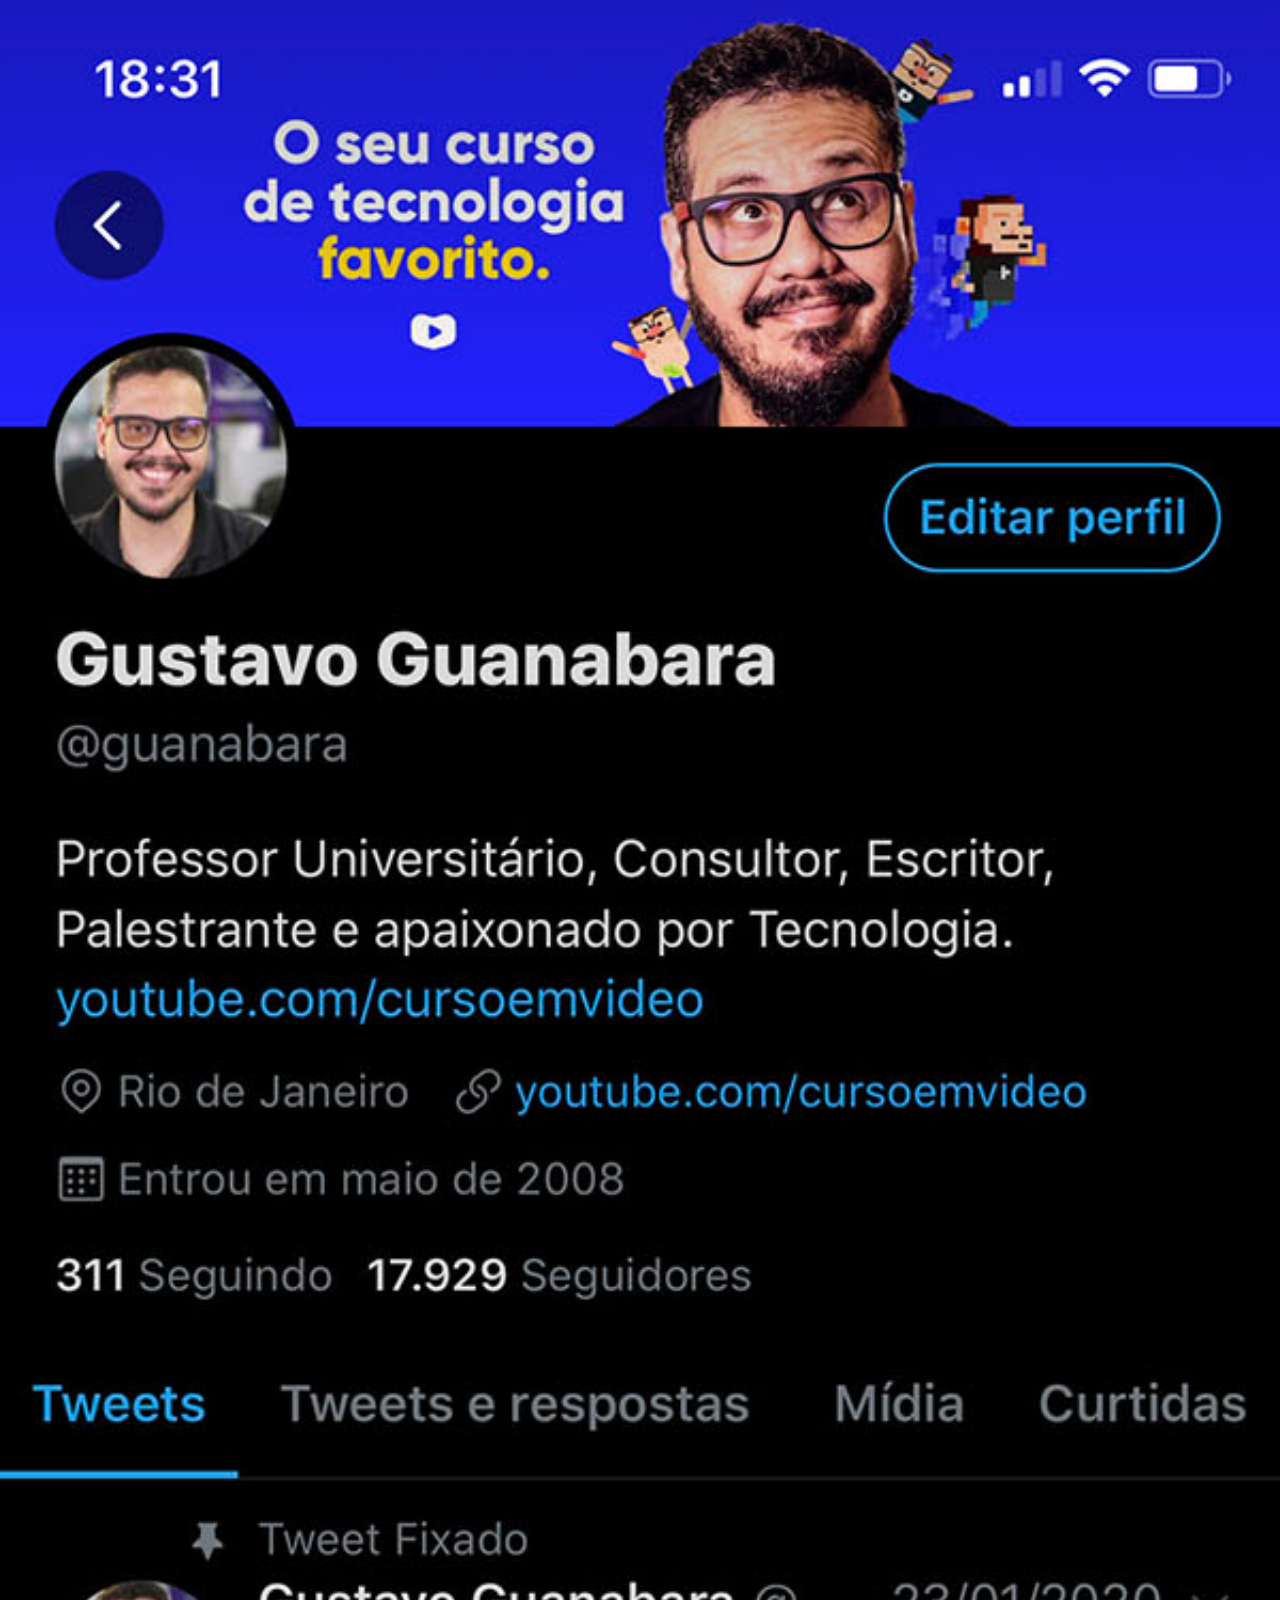
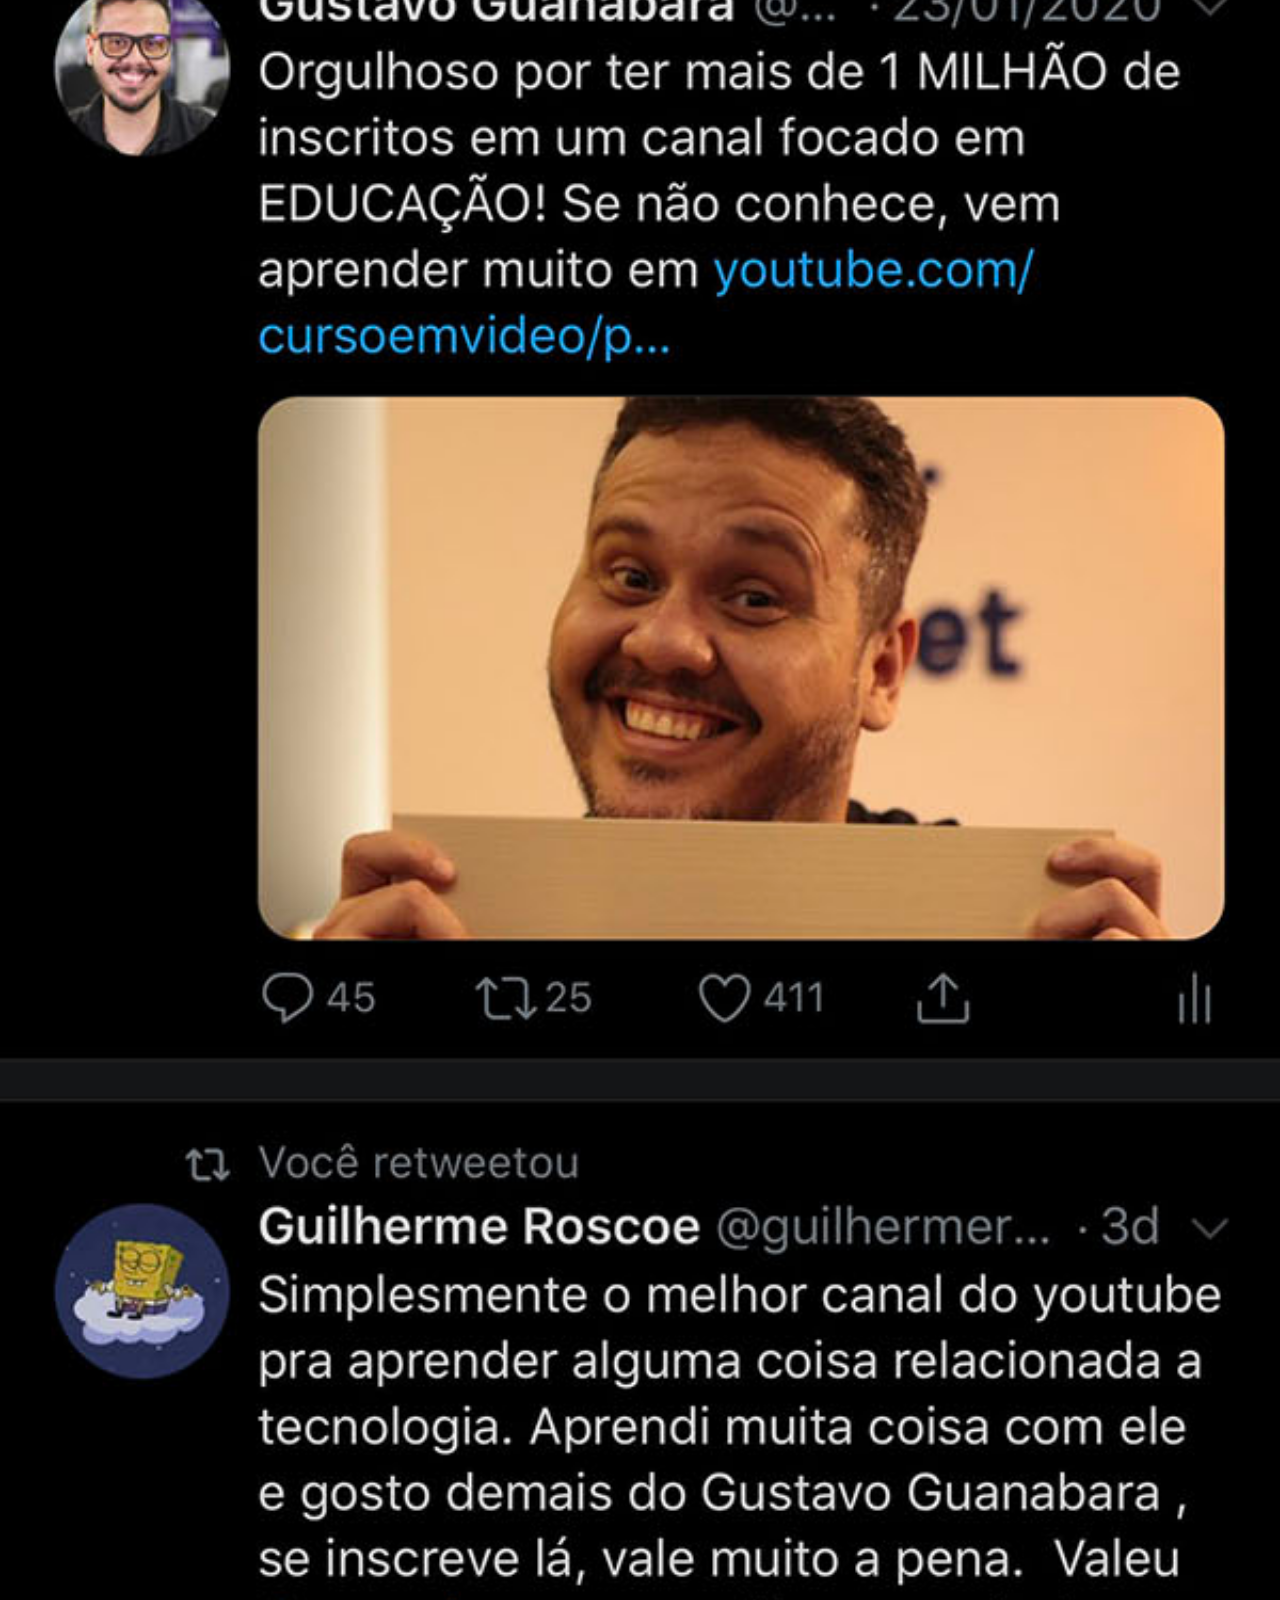
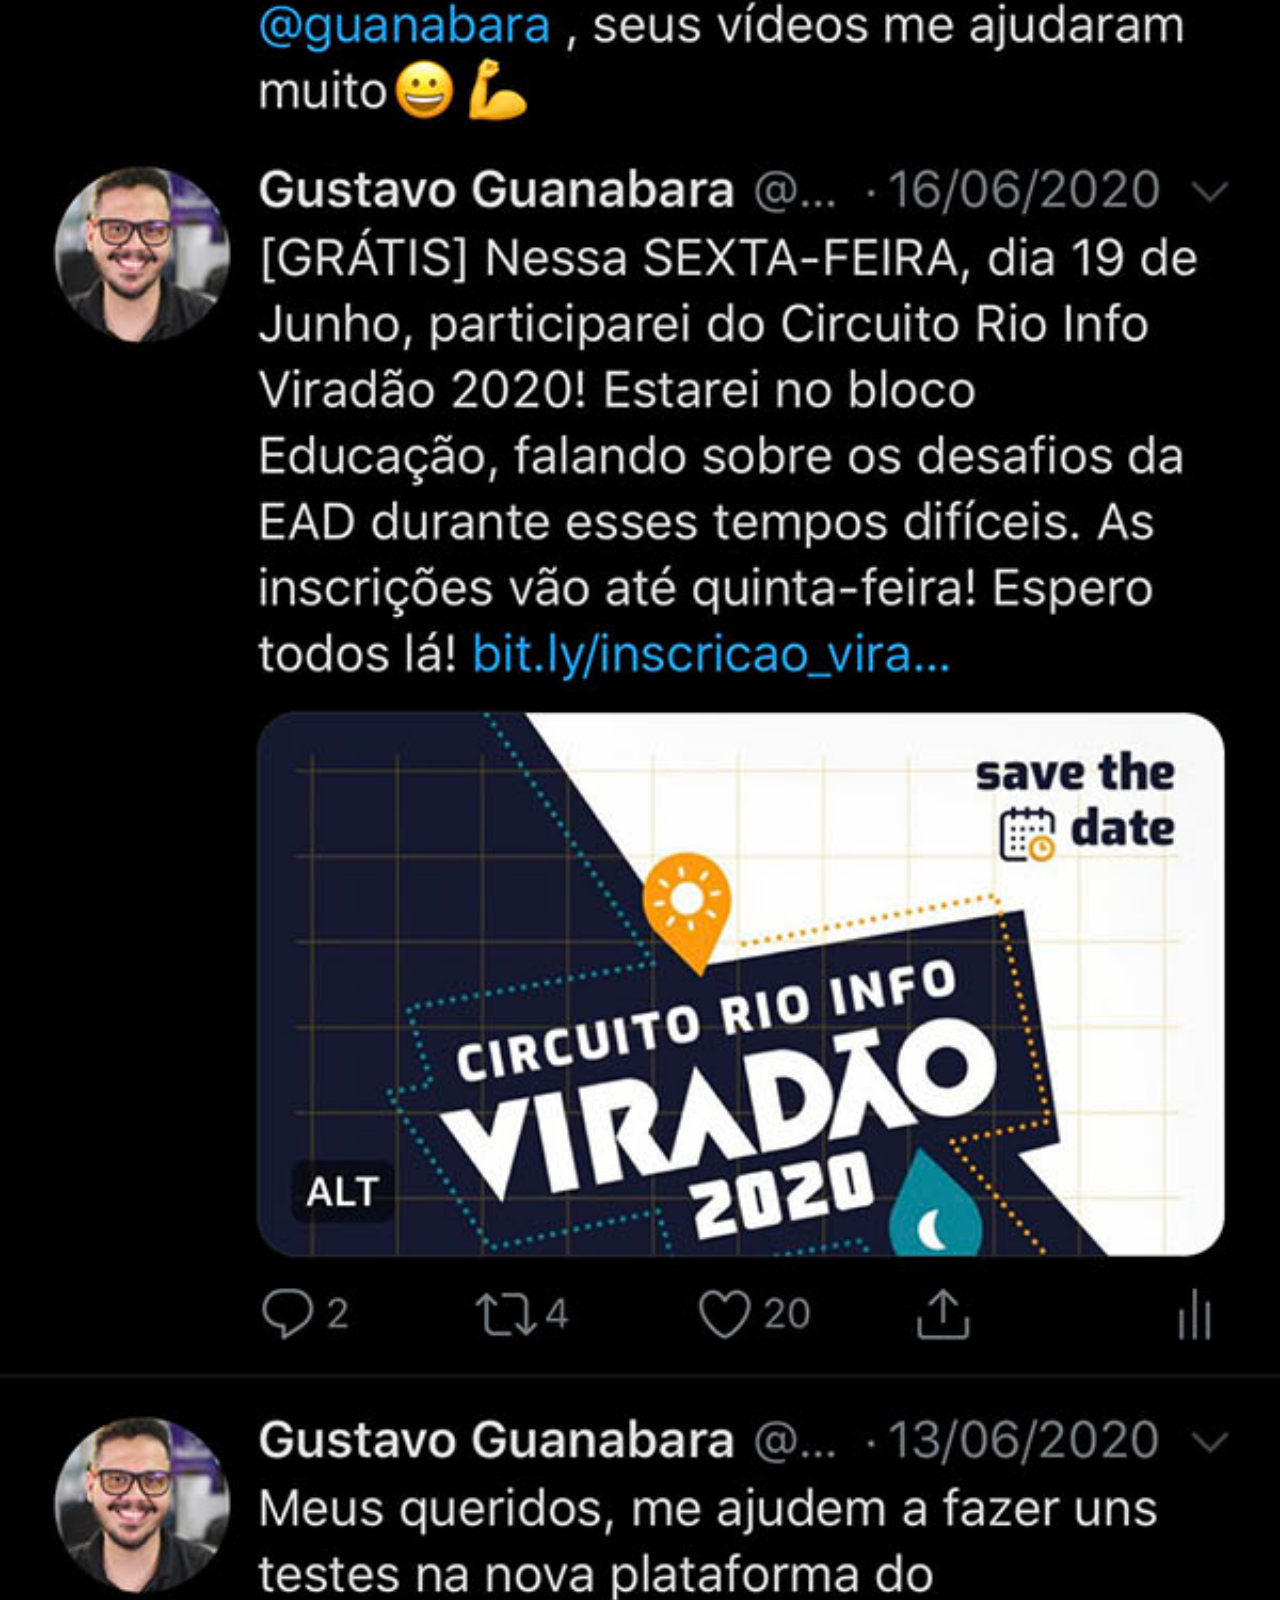
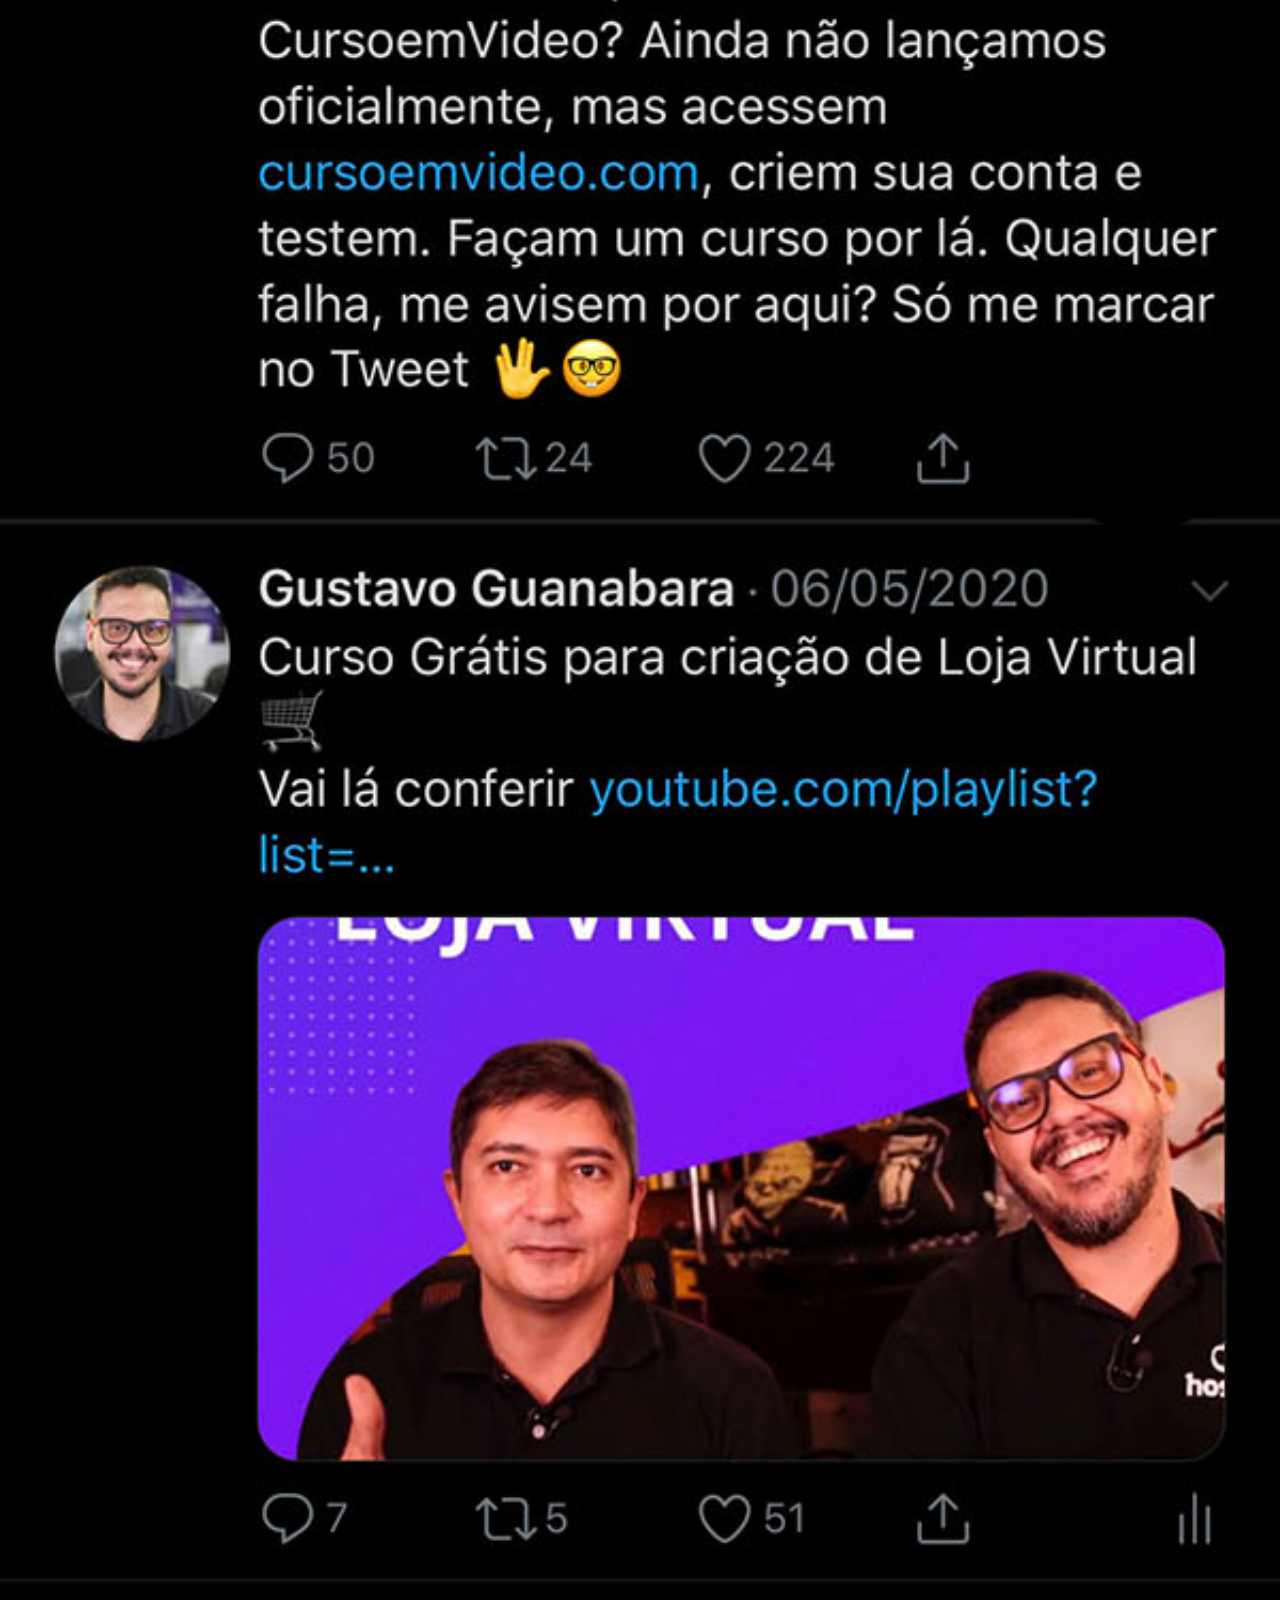
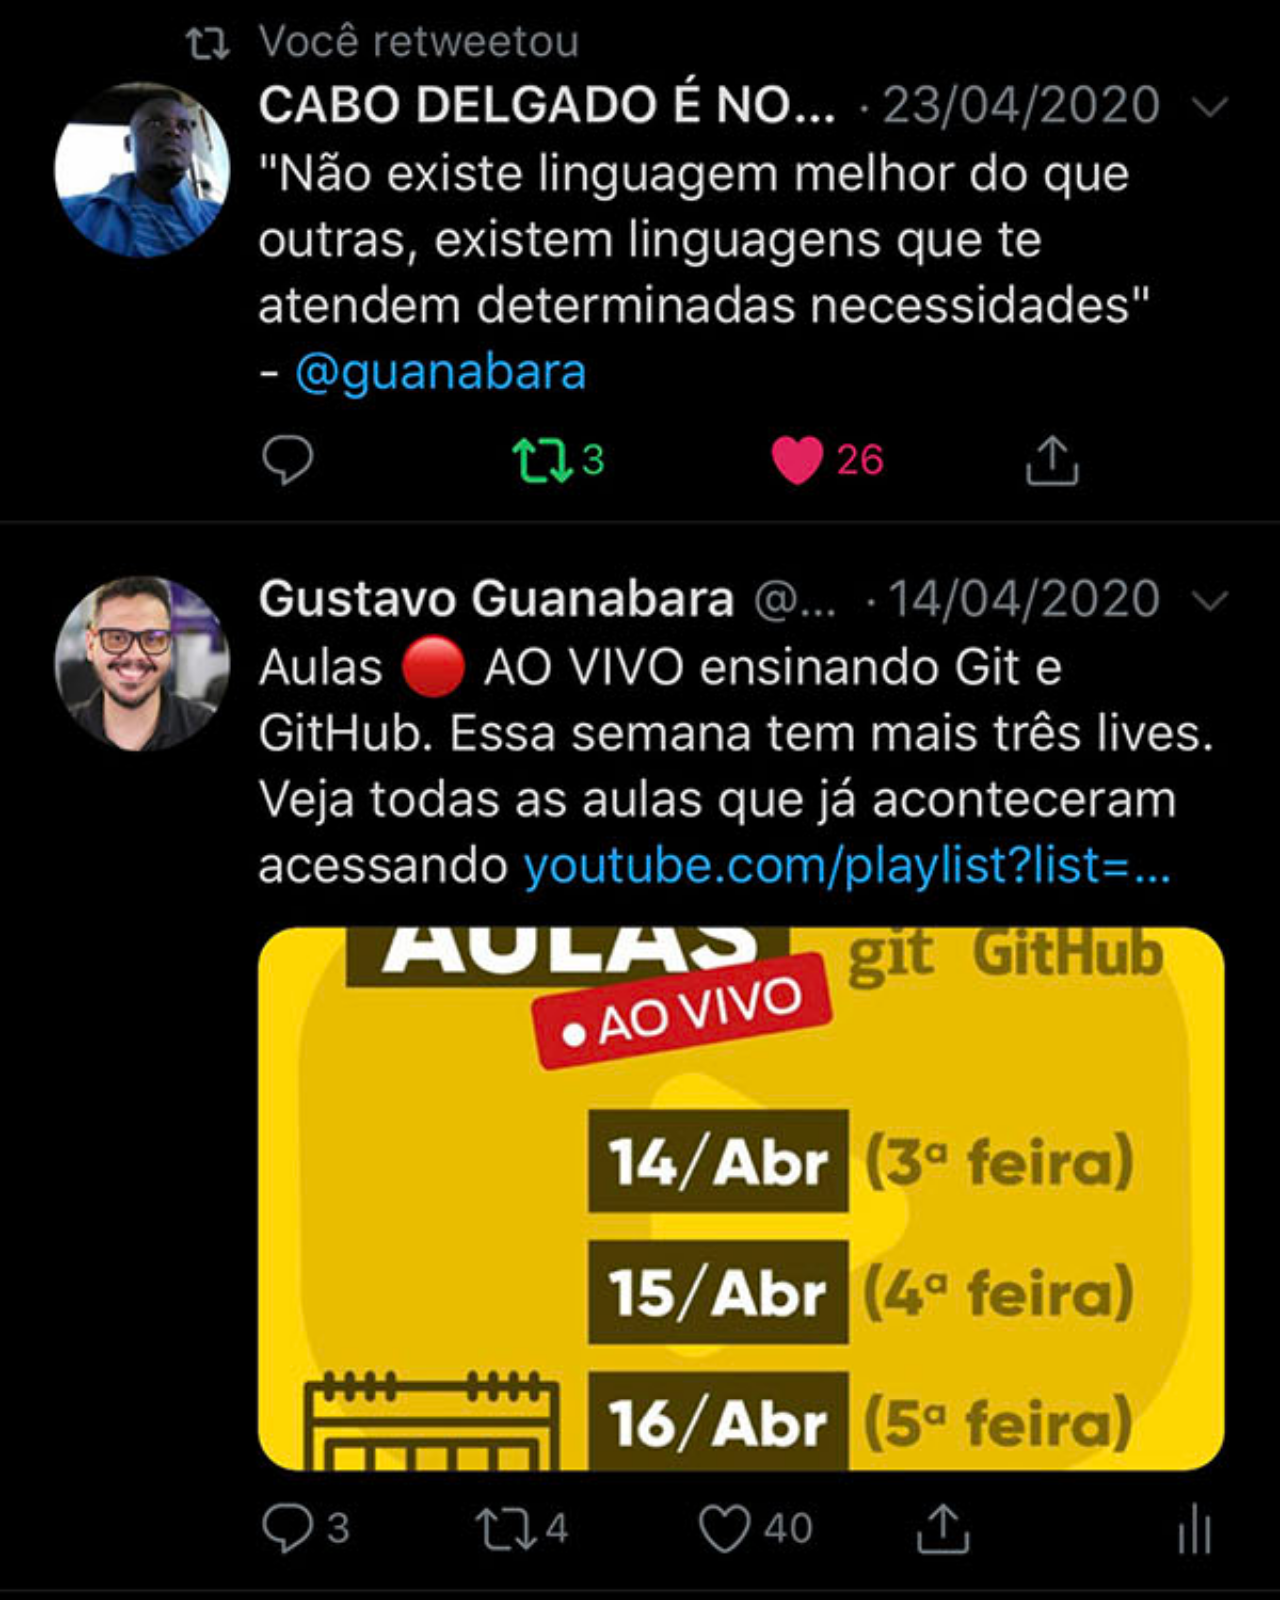
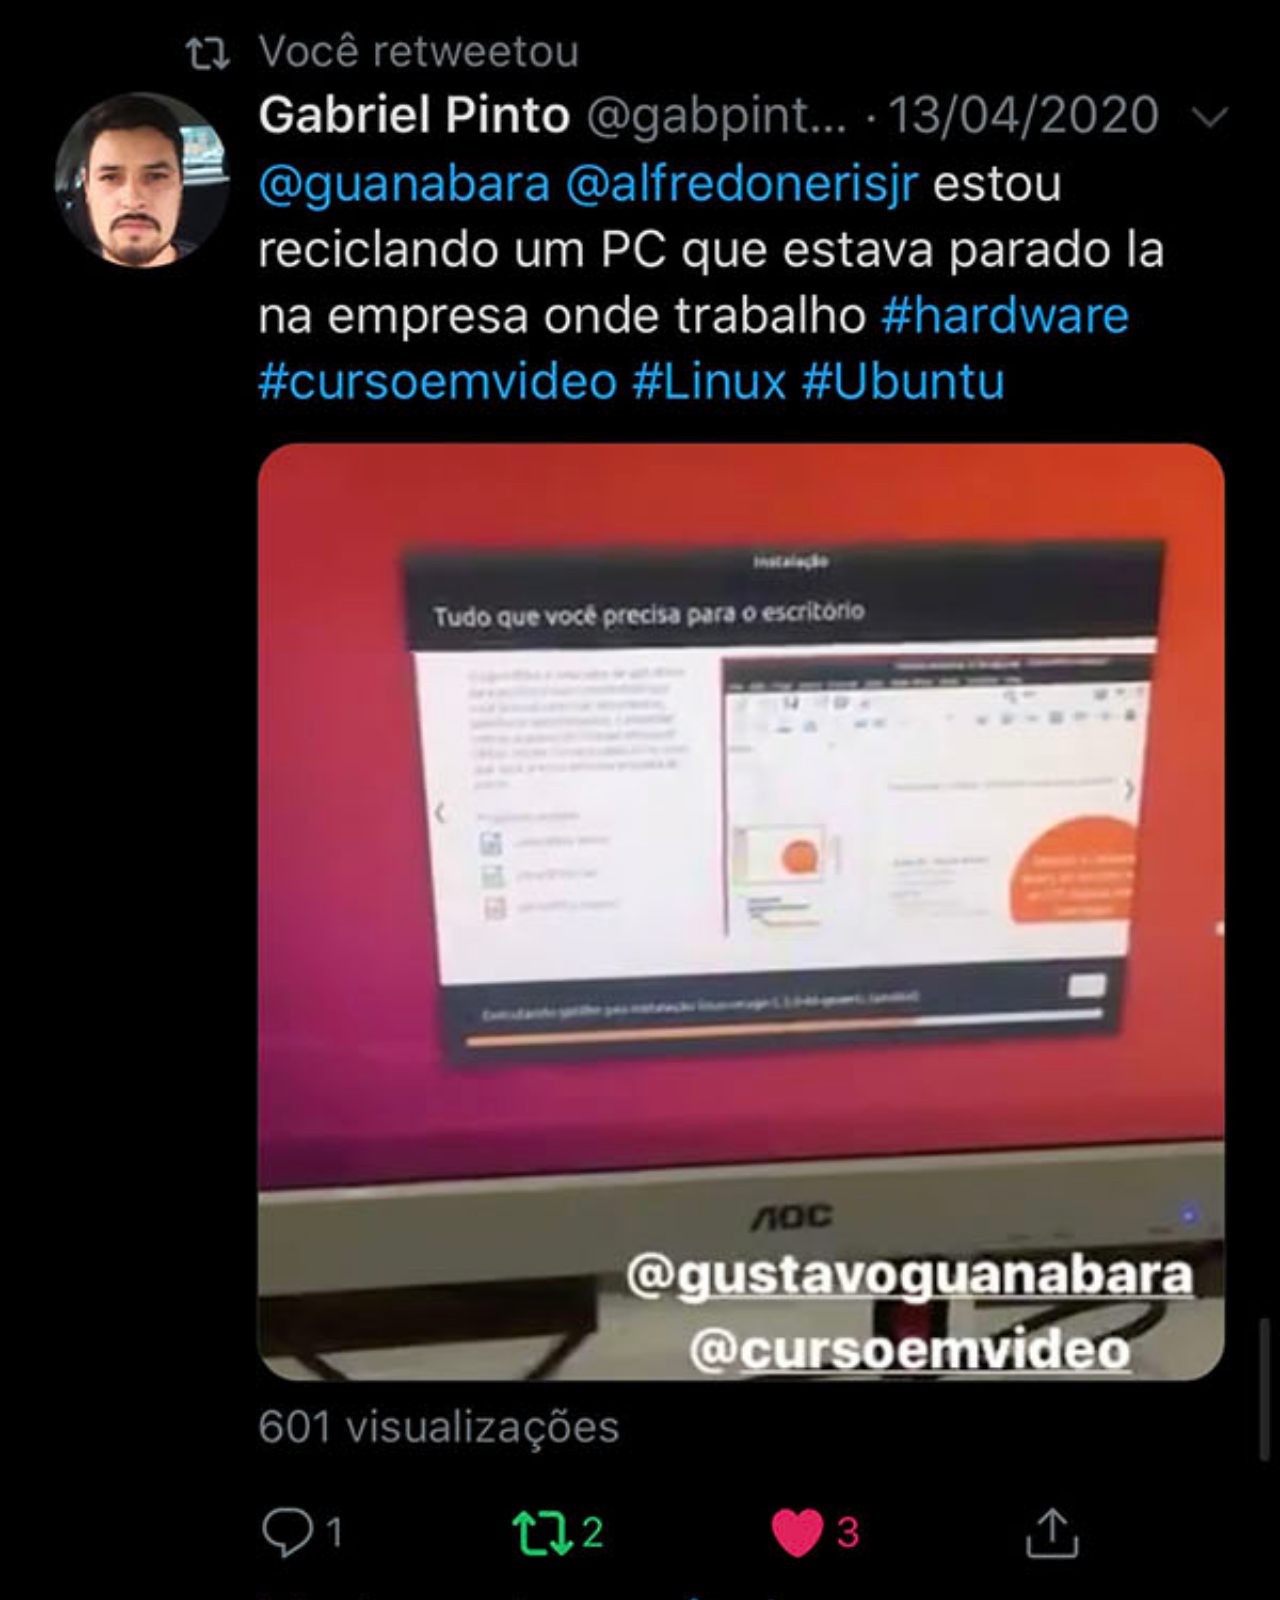
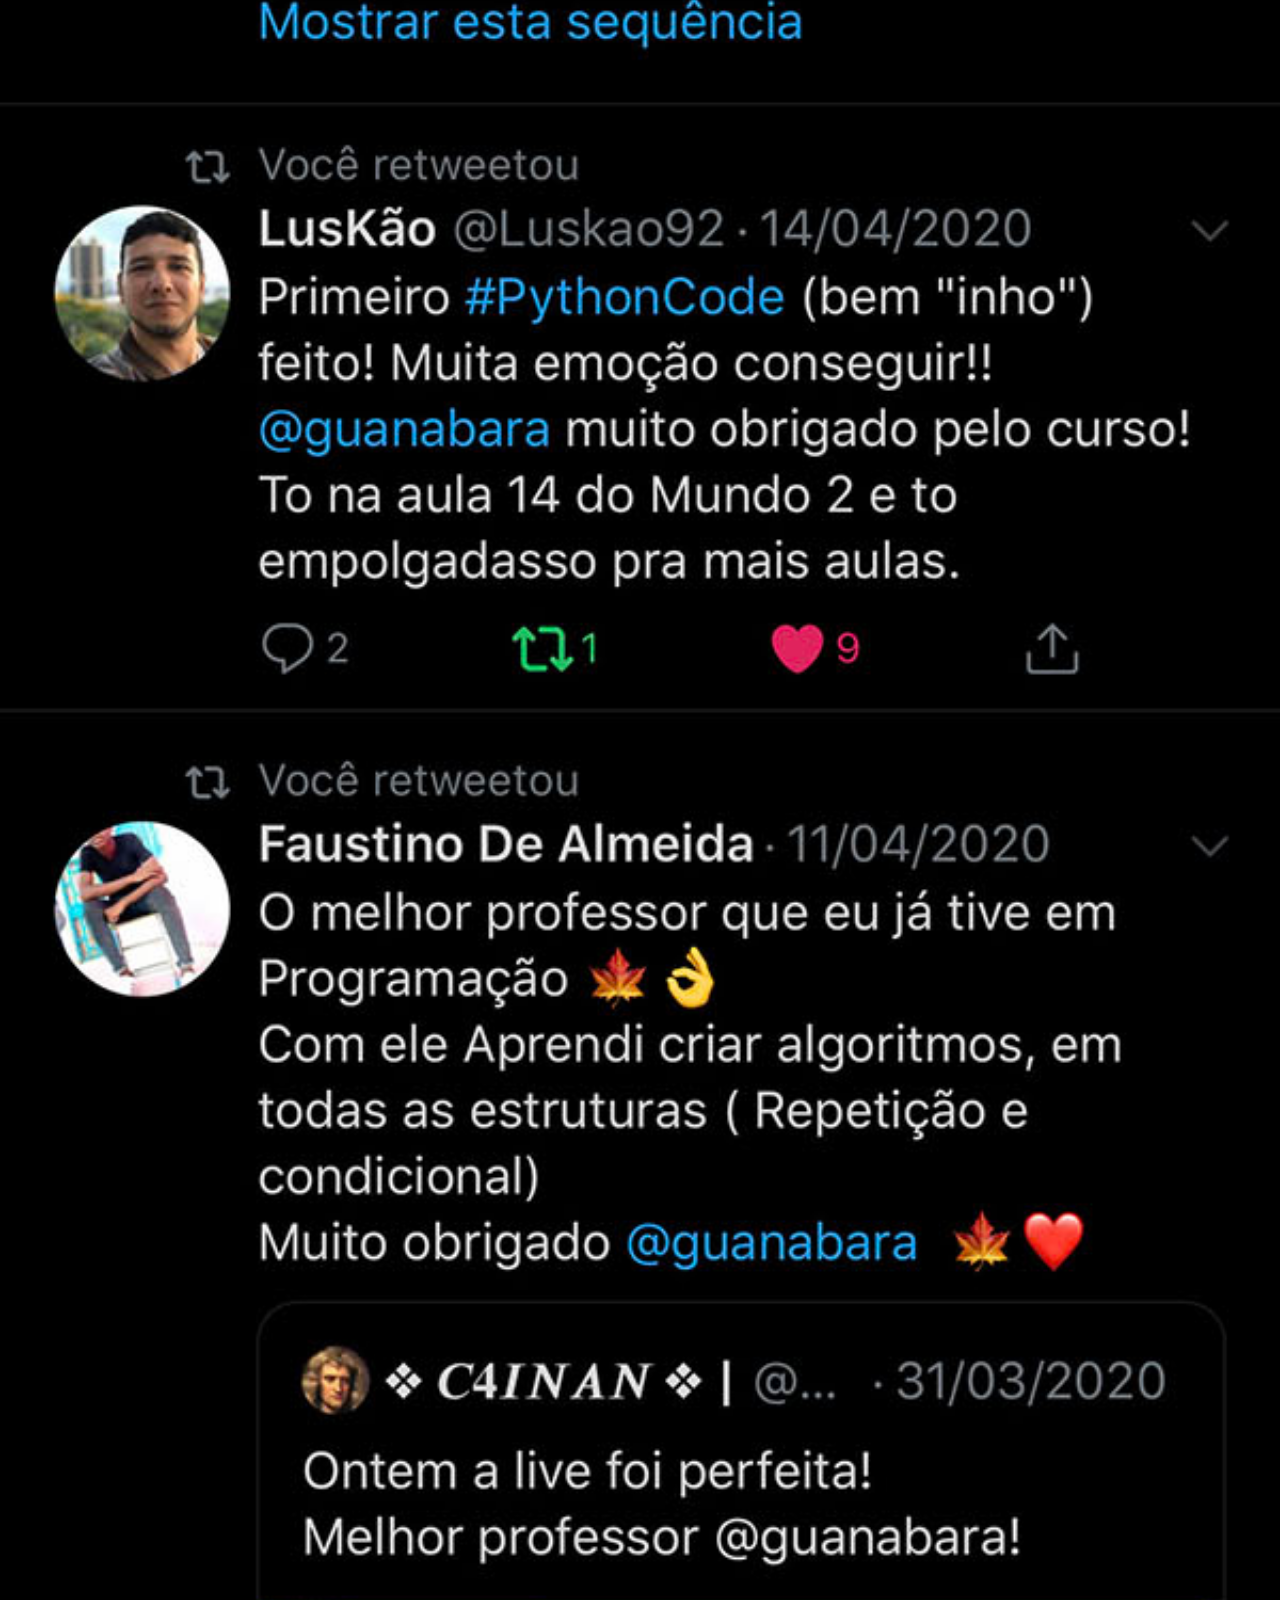
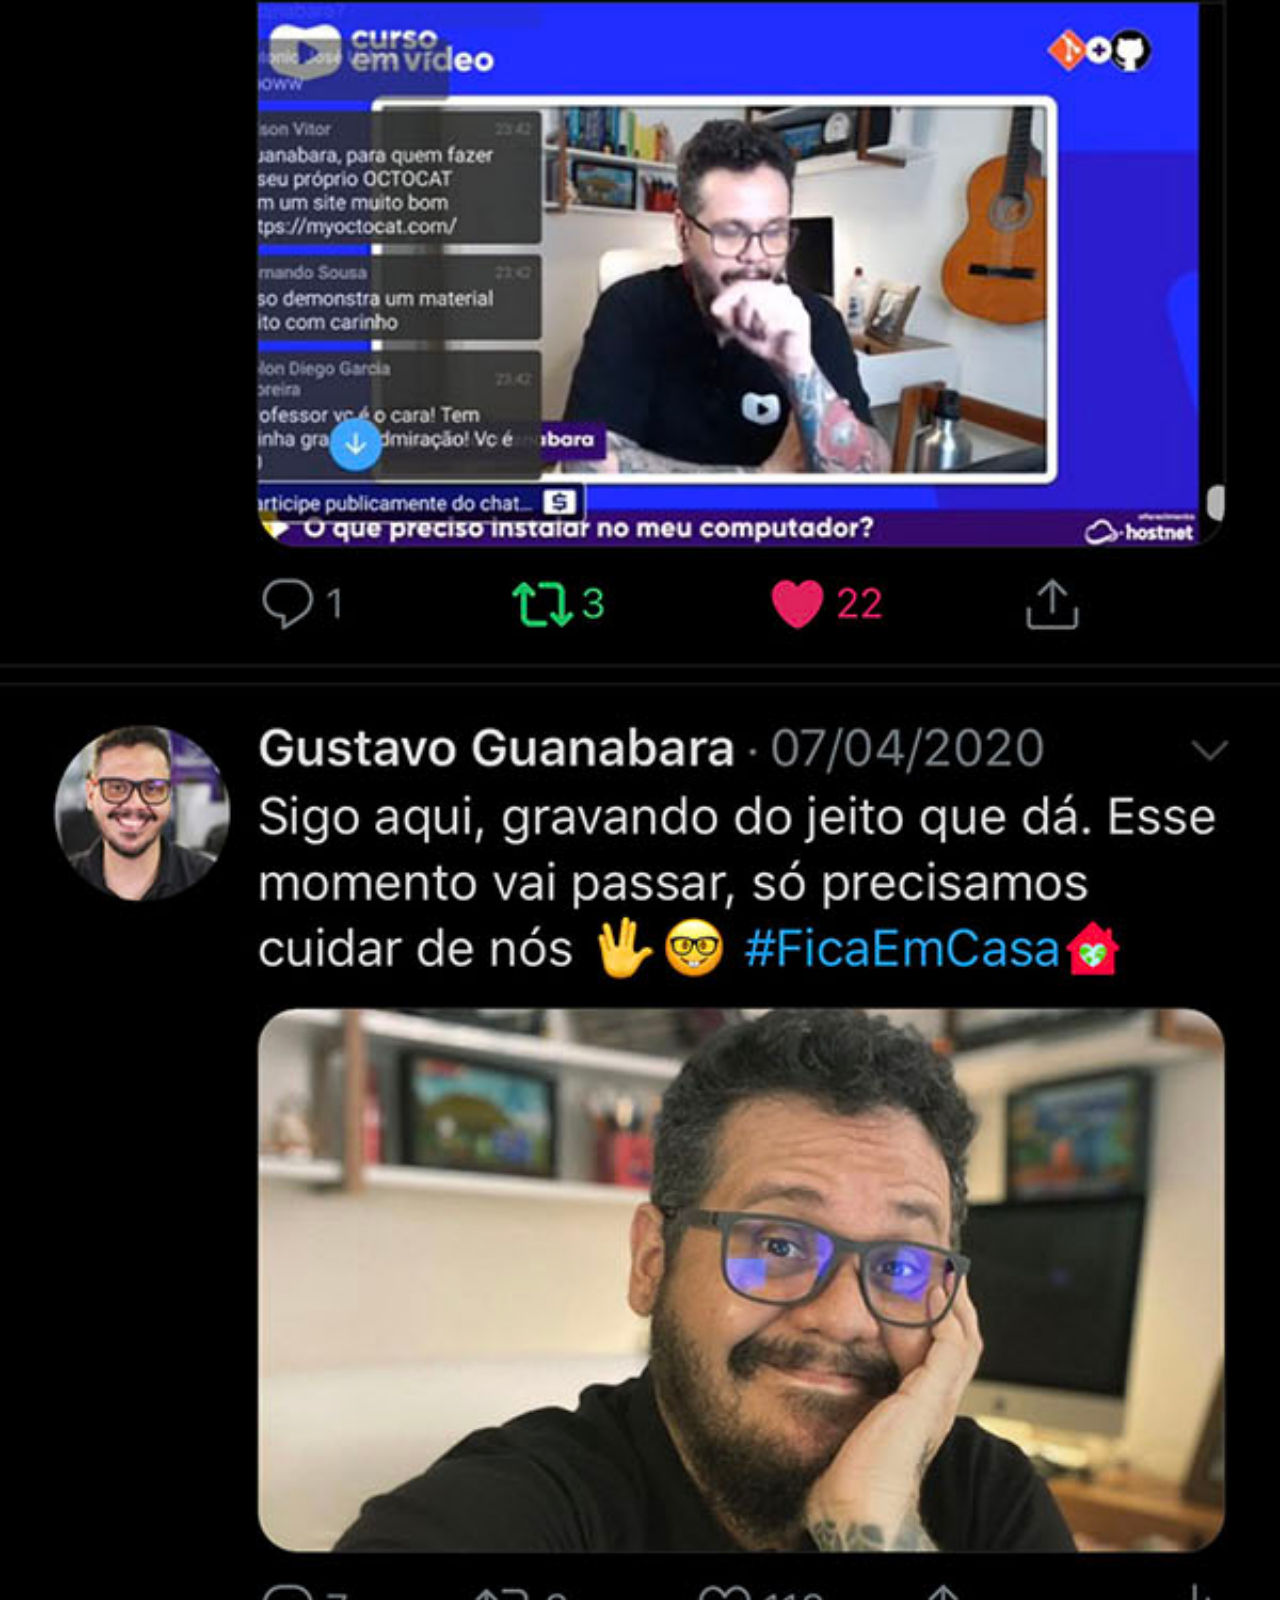
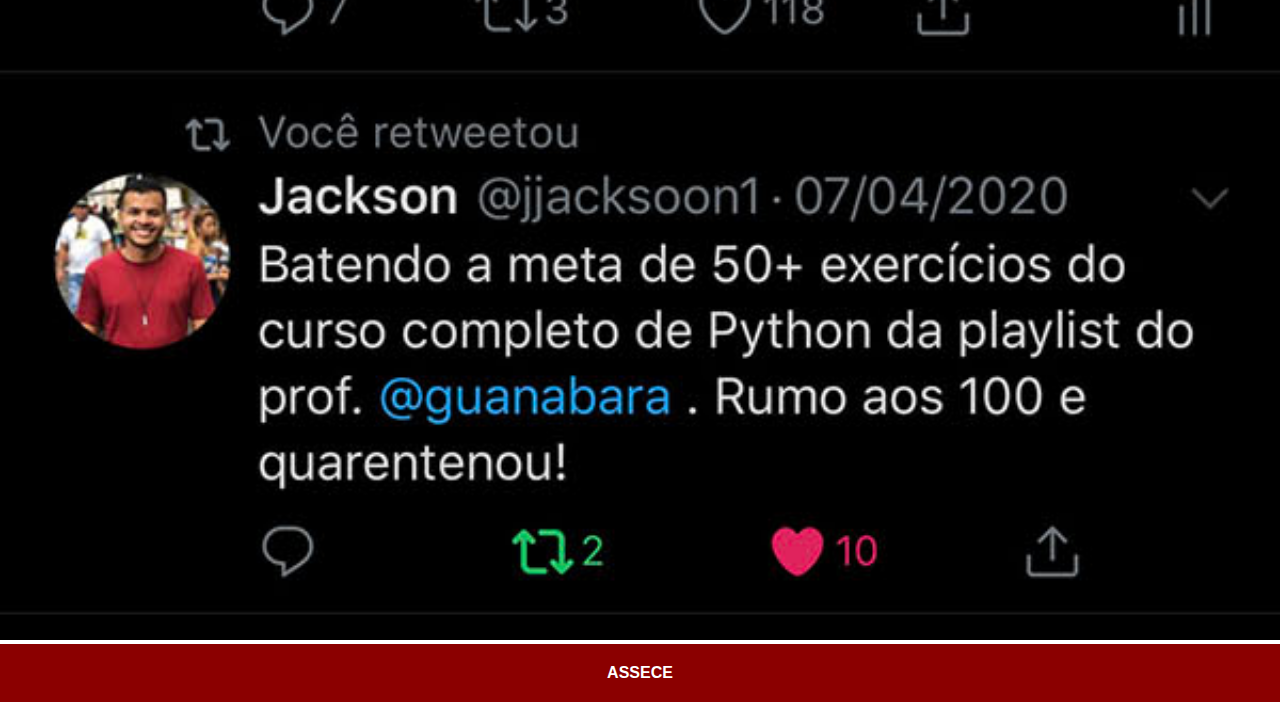
<file: twitter.html>
<!DOCTYPE html>
<html lang="pt-br">
<head>
    <meta charset="UTF-8">
    <meta http-equiv="X-UA-Compatible" content="IE=edge">
    <meta name="viewport" content="width=device-width, initial-scale=1.0">
    <title>Twitter</title>
    <link rel="stylesheet" href="estilo/paginas.css">
</head>
<body>
    <img src="imagens/tela-twitter.jpg" alt="Twiter">
    <a href="https://twitter.com/guanabara/" target="_blank">ASSECE</a>
</body>
</html>
</file>
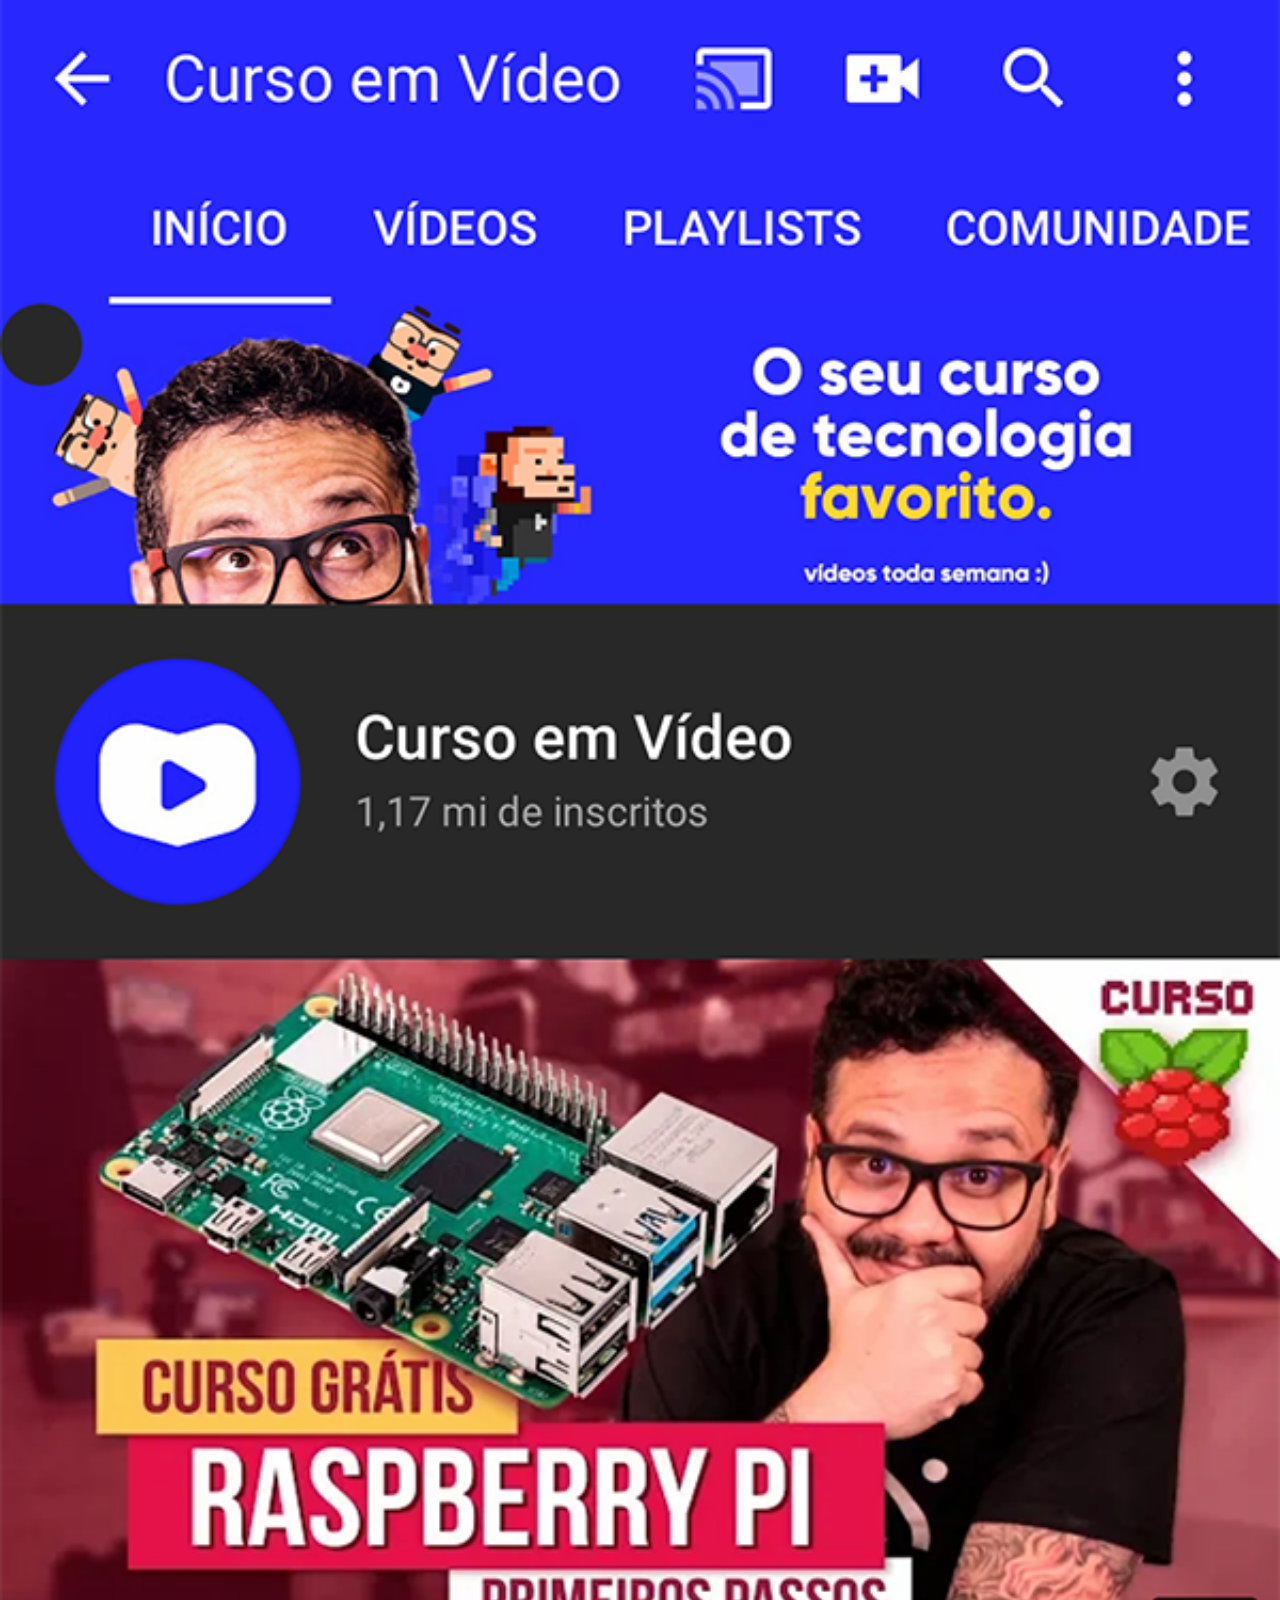
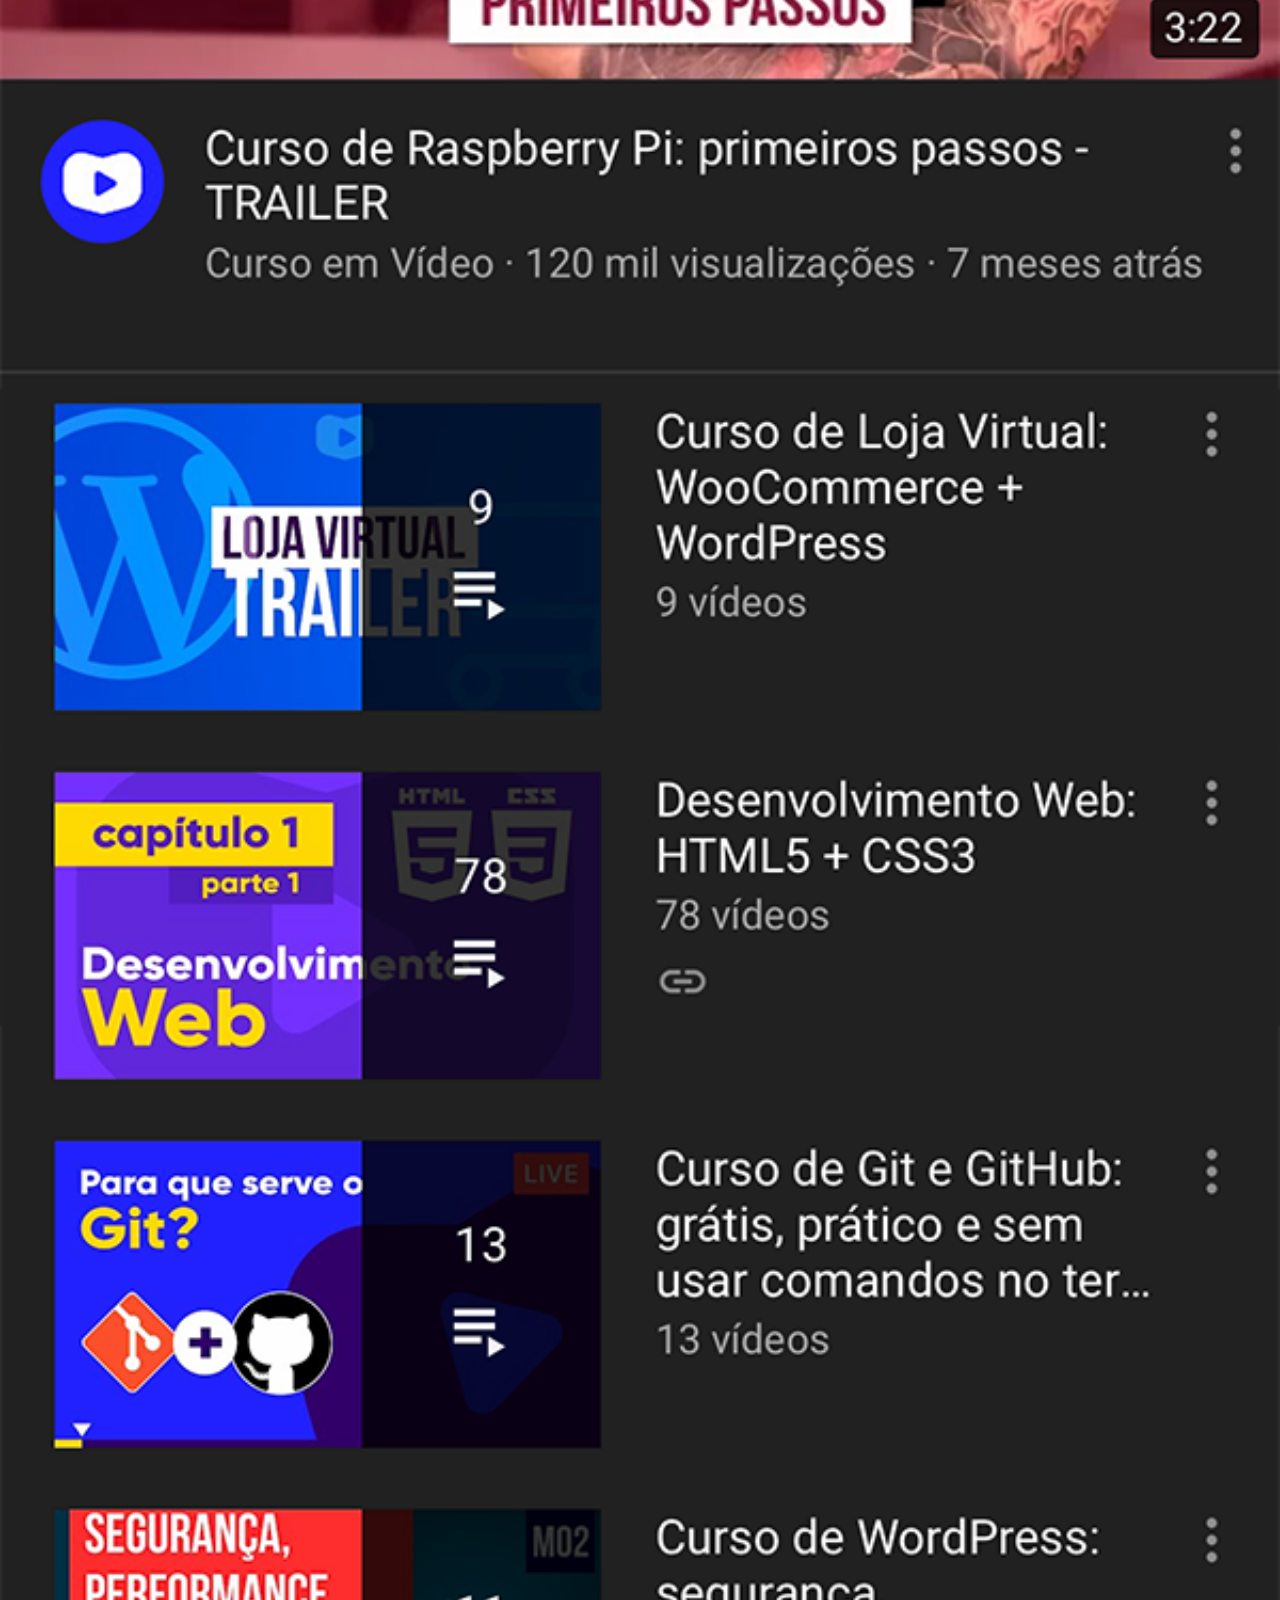
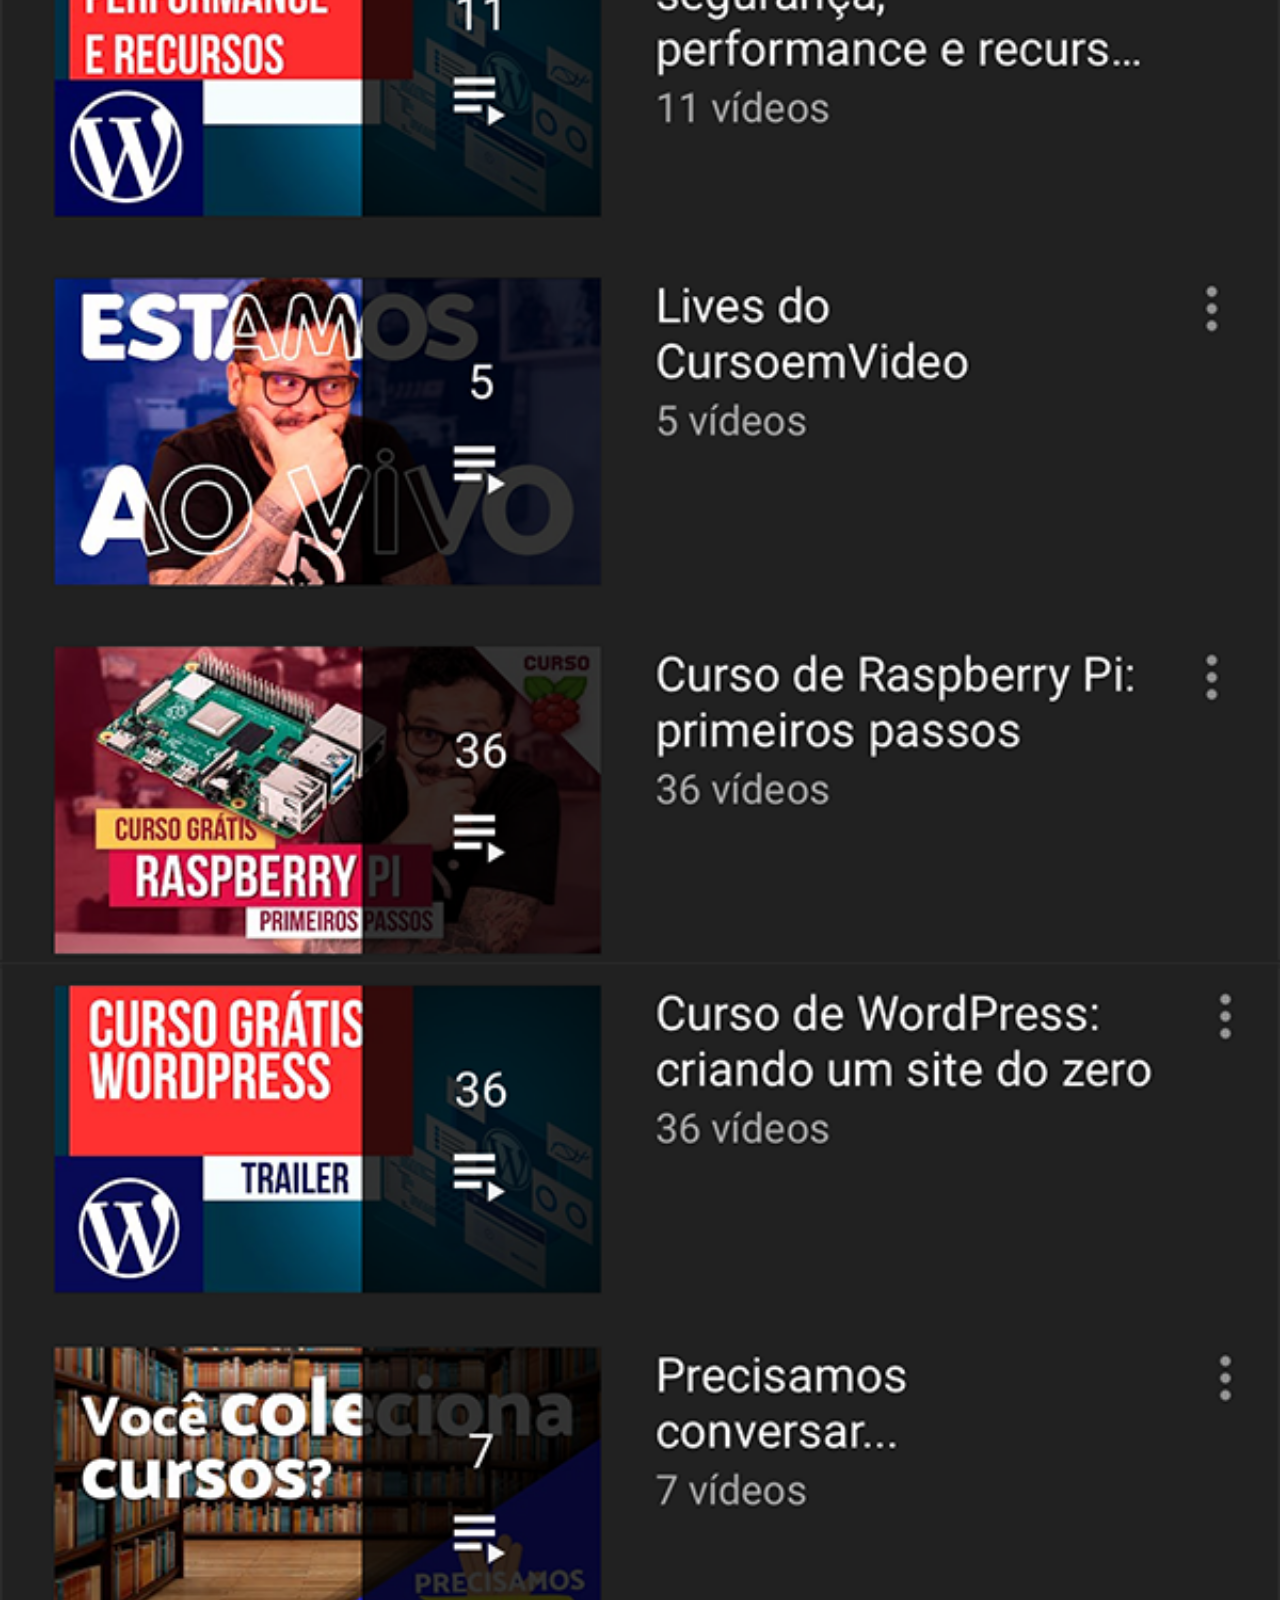
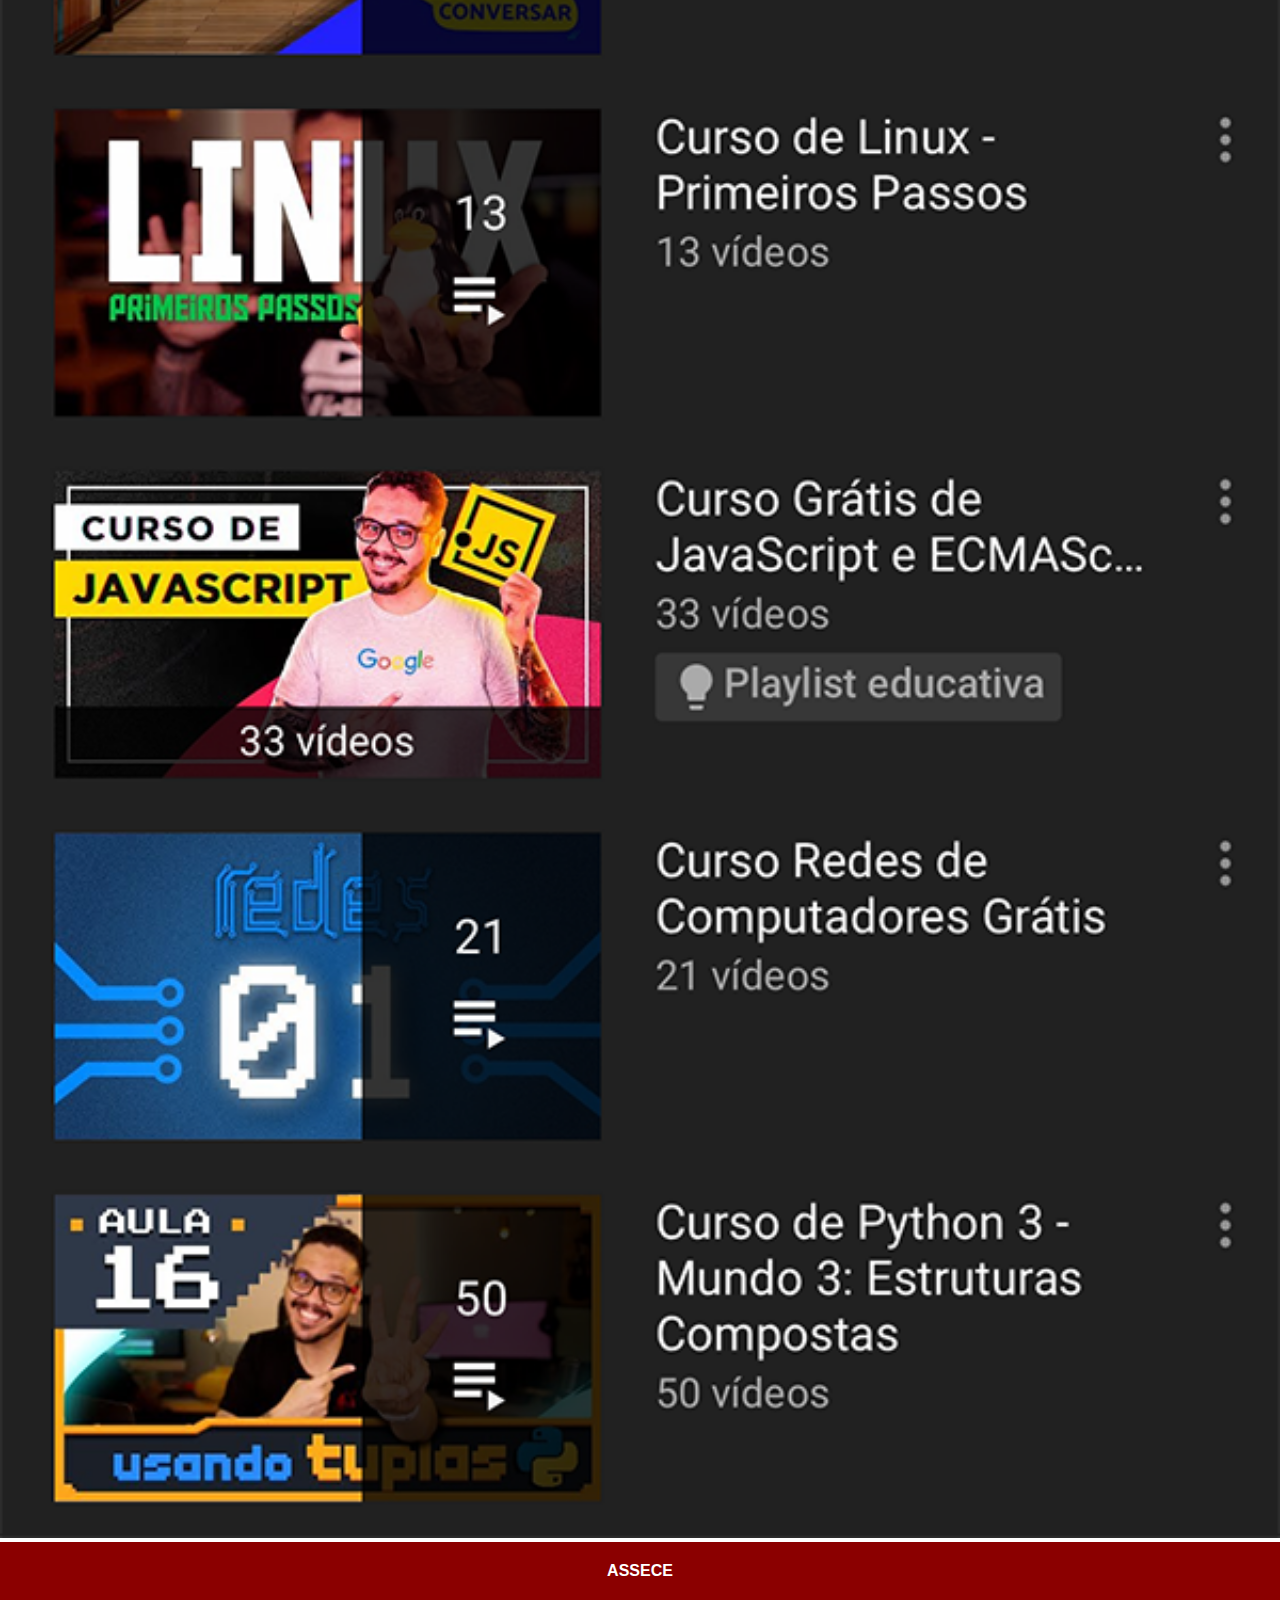
<file: youtube.html>
<!DOCTYPE html>
<html lang="pt-br">
<head>
    <meta charset="UTF-8">
    <meta http-equiv="X-UA-Compatible" content="IE=edge">
    <meta name="viewport" content="width=device-width, initial-scale=1.0">
    <title>Youtube</title>
    <link rel="stylesheet" href="estilo/paginas.css">
</head>
<body>
    <img src="imagens/tela-youtube.png" alt="youtube">
    <a href="https://www.youtube.com/c/CursoemV%C3%ADdeo/playlists" target="_blank">ASSECE</a>
</body>
</html>
</file>
<file: estilo/style.css>
@charset "UTF-8";

*{
    margin: 0px;
    padding: 0px;
    font-family: Arial, Helvetica, sans-serif;
}

html, body{
    width: 100vw;
    height: 100vh;
    background-color: black;
}

body{
    background: url("../imagens/fundo-madeira.jpg") no-repeat center center;
    background-size: cover;
}

main{
    width: 100vw;
    height: 100vh;
    position: relative;
}

section#telefone{
    width: 311px;
    height: 627px;
    background: url("../imagens/frame-iphone.png") no-repeat;
    position: absolute;
    top: 50%;
    left: 50%;
    transform: translate(-50%, -50%);
}

iframe{
    position: relative;
    top: 80px;
    left: 23px;
    width: 265px;
    height: 470px;
}

section#redes-sociais{
    text-align: right;
}

section#redes-sociais img{
    width: 50px;
    margin: 10px;
    border-radius: 50%;
    box-shadow: 2px 2px 5px rgba(0, 0, 0, 0.562);
    box-sizing: border-box;
}

section#redes-sociais img:hover{
    border: 2px solid rgba(255, 255, 255, 0.514);
    transform: translate(-5px, -5px);
    box-shadow: 5px 5px 10px rgba(0, 0, 0, 0.548);
    transition: transform 0.2s, border 0.3s;
}
</file>
<file: estilo/paginas.css>
@charset "UTF-8";

*{
    margin: 0px;
    padding: 0px;
    font-family: Arial, Helvetica, sans-serif;
}

::-webkit-scrollbar{
    width: 0px;
    height: 0px;
}

img{
    width: 100vw;
}

a{
    display: block;
    text-align: center;
    text-decoration: none;
    font-weight: bolder;
    background-color: darkred;
    color: white;
    padding: 20px;
}

a:hover{
    background-color: red;
}
</file>
